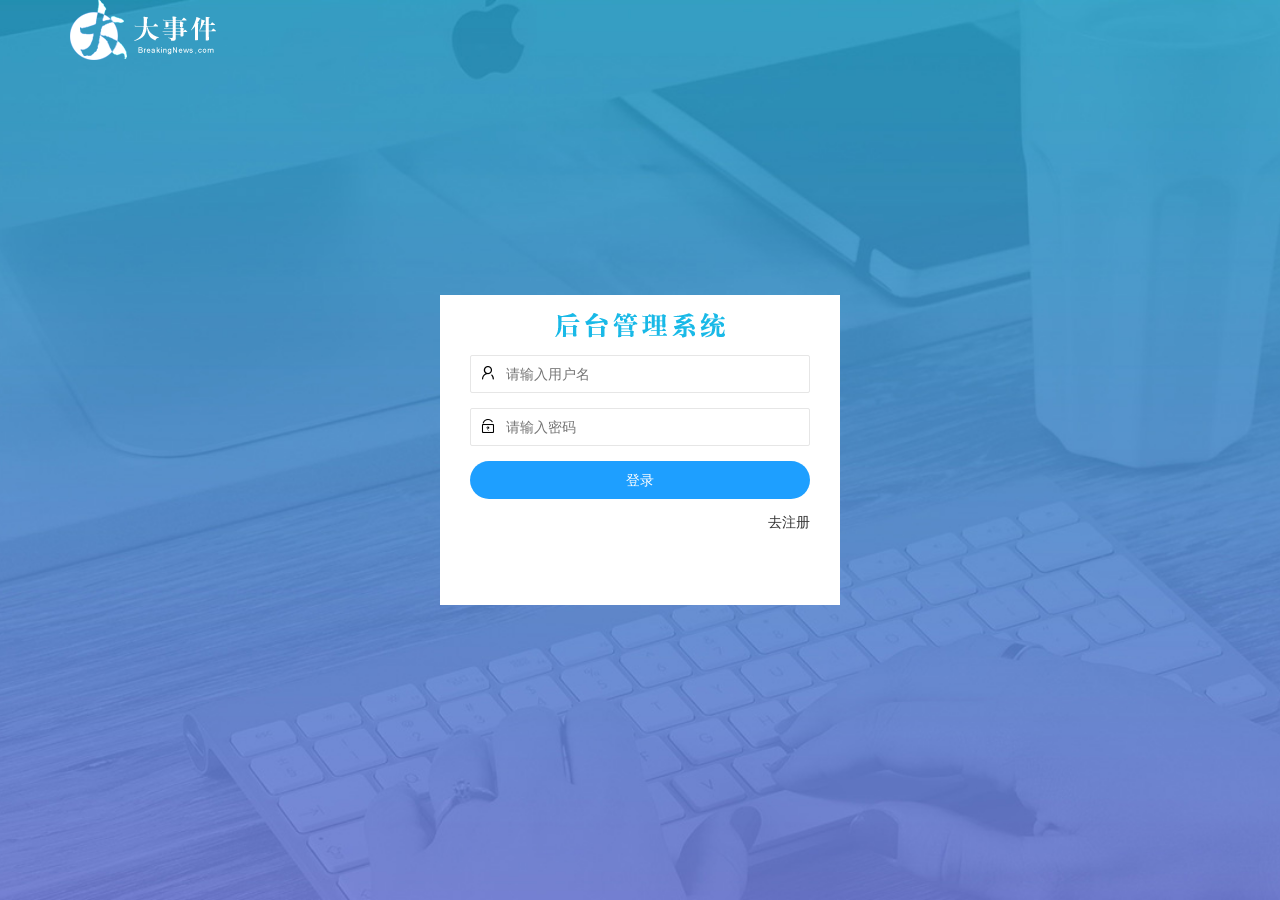
<file: day1/assets/login.html>
<!DOCTYPE html>
<html lang="en">

<head>
    <meta charset="UTF-8">
    <meta name="viewport" content="width=device-width, initial-scale=1.0">
    <title>Document</title>
    <link rel="stylesheet" href="lib/layui/css/layui.css">
    <link rel="stylesheet" href="css/login.css">
</head>

<body>
    <!-- 版心 -->
    <div class="layui-main">
        <img src="/day1/assets/images/logo.png" alt="">
    </div>
    <!-- 登录模块 -->
    <div class="loginAndRegBox">
        <div class="title-img"></div>
        <div class="login-box">
            <form class="layui-form" action="" id="form_login">
                <div class="layui-form-item dingwei">
                    <i class="layui-icon layui-icon-username"></i>
                    <input type="text" name="username" required lay-verify="required" placeholder="请输入用户名" autocomplete="off" class="layui-input">
                </div>
                <div class="layui-form-item dingwei">
                    <i class="layui-icon layui-icon-password"></i>
                    <input type="password" name="password" required lay-verify="required|pwd" placeholder="请输入密码" autocomplete="off" class="layui-input">
                </div>

                <div class="layui-form-item">
                    <button class="layui-btn layui-btn-fluid layui-btn-radius layui-btn-normal" lay-submit lay-filter=" formDemo ">登录</button>
                </div>
                <div class="layui-form-item links">
                    <a href="javascript:;" id="link_reg">去注册</a>
                </div>
            </form>
        </div>
        <div class="reg-box">
            <form class="layui-form" action="" id="form_reg">
                <div class="layui-form-item dingwei">
                    <i class="layui-icon layui-icon-username"></i>
                    <input type="text" name="username" required lay-verify="required" placeholder="请输入用户名" autocomplete="off" class="layui-input">
                </div>
                <div class="layui-form-item dingwei">
                    <i class="layui-icon layui-icon-password"></i>
                    <input type="password" name="password" required lay-verify="required|pwd" placeholder="请输入密码" autocomplete="off" class="layui-input">

                </div>
                <div class="layui-form-item dingwei">
                    <i class="layui-icon layui-icon-password"></i>
                    <input type="password" name="title" required lay-verify="required|pwd|repwd" placeholder="请再次输入密码" autocomplete="off" class="layui-input">
                </div>
                <div class="layui-form-item">
                    <button class="layui-btn layui-btn-fluid layui-btn-radius layui-btn-normal" lay-submit lay-filter=" formDemo ">注册</button>
                </div>
                <div class="layui-form-item links">
                    <a href="javascript:;" id="link_login">去登录</a>
                </div>
            </form>
        </div>
    </div>
    <script src="lib/layui/layui.all.js"></script>
    <script src="lib/jquery.js "></script>
    <script src="js/baseAPI.js"></script>
    <script src="js/login.js "></script>
</body>

</html>
</file>
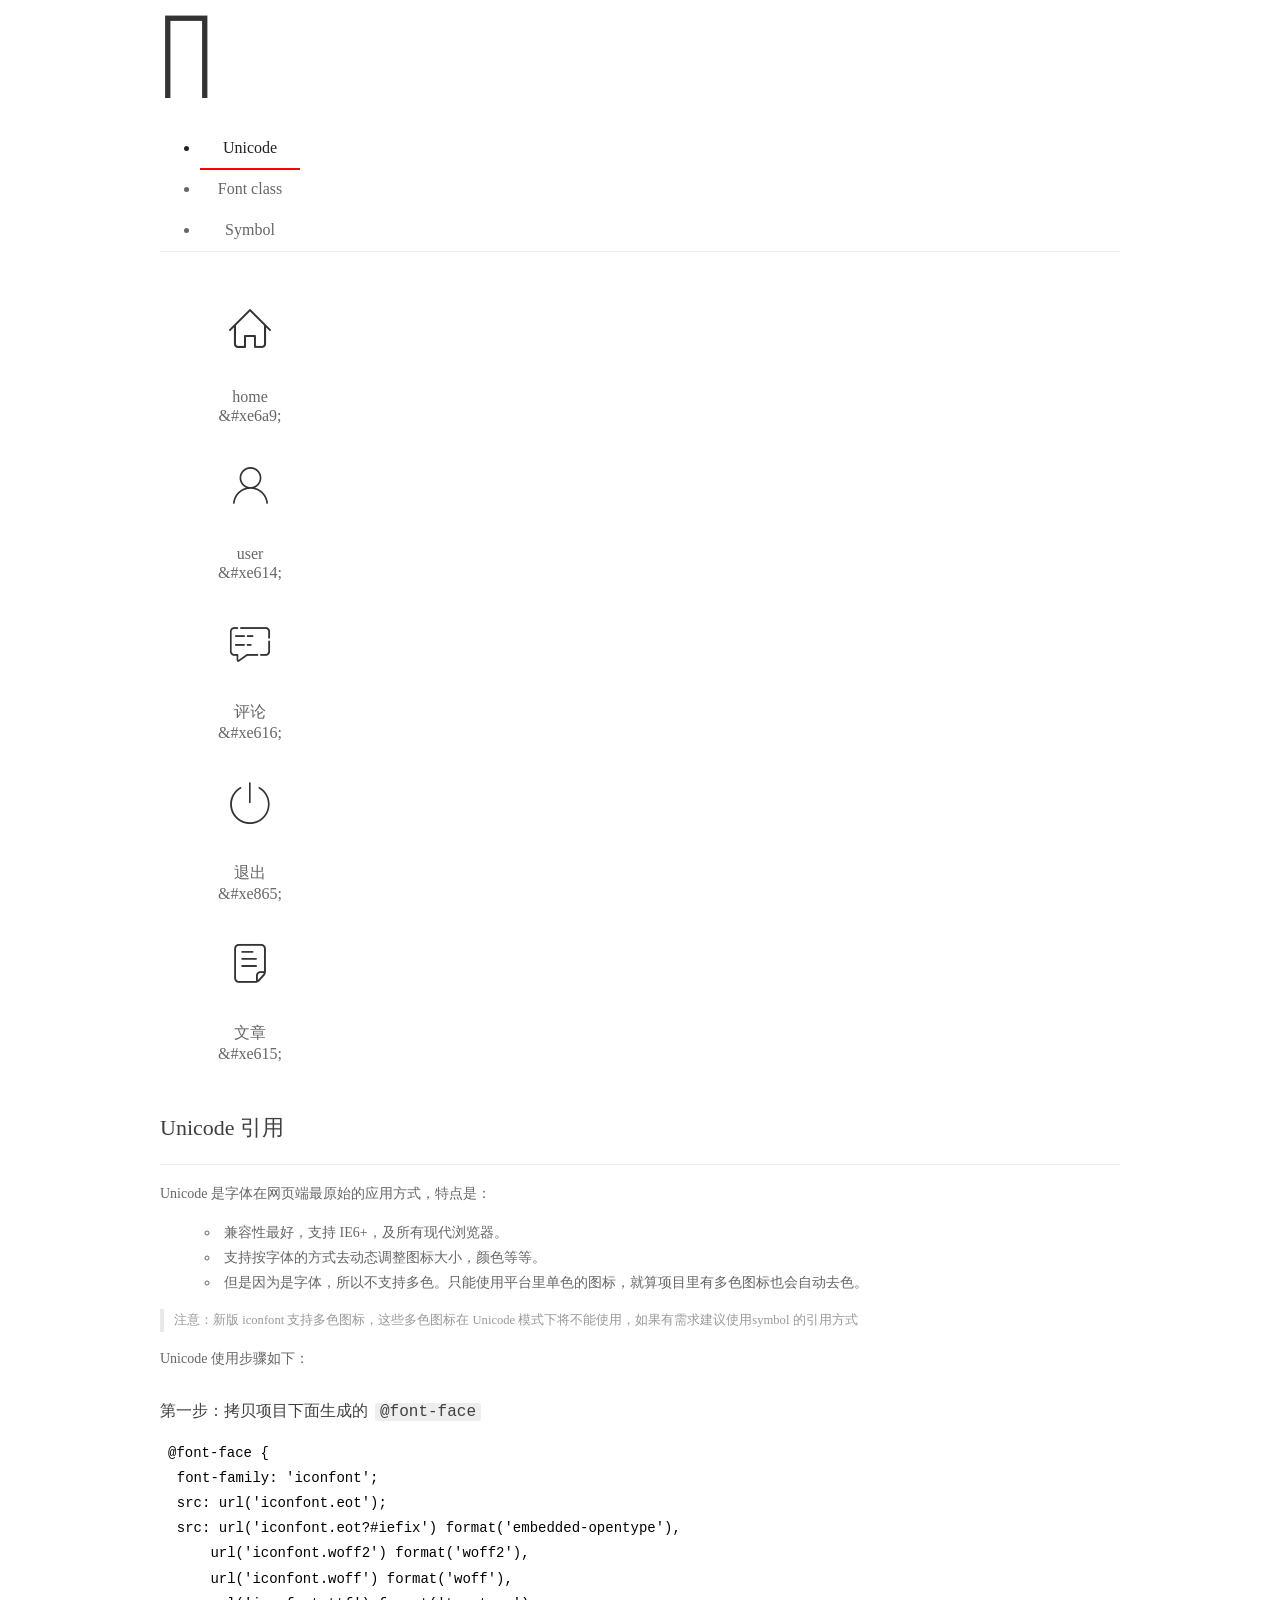
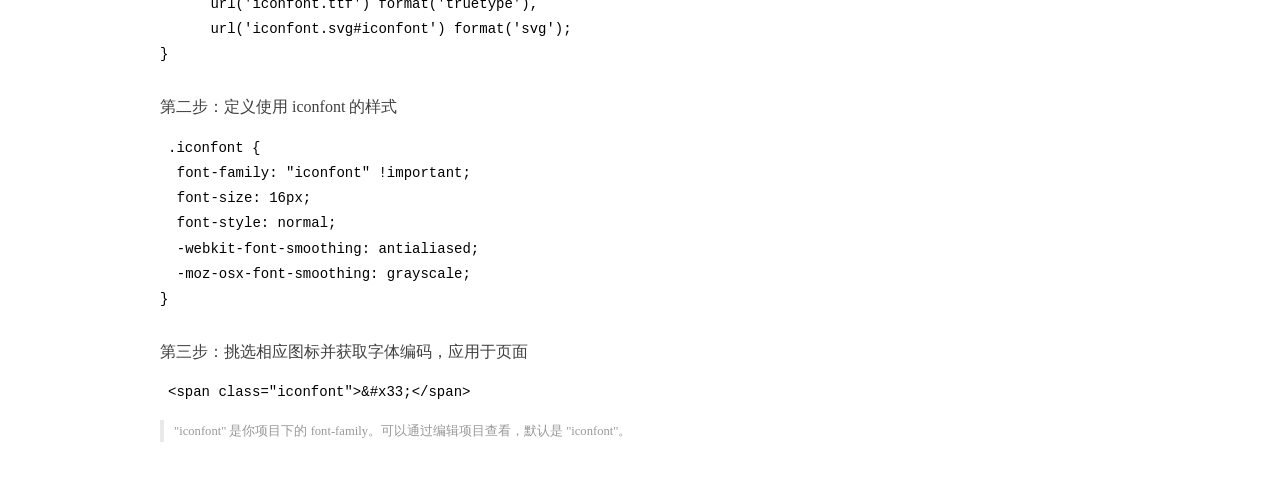
<file: day1/assets/fonts/demo_index.html>
<!DOCTYPE html>
<html>
<head>
  <meta charset="utf-8"/>
  <title>IconFont Demo</title>
  <link rel="shortcut icon" href="https://gtms04.alicdn.com/tps/i4/TB1_oz6GVXXXXaFXpXXJDFnIXXX-64-64.ico" type="image/x-icon"/>
  <link rel="stylesheet" href="https://g.alicdn.com/thx/cube/1.3.2/cube.min.css">
  <link rel="stylesheet" href="demo.css">
  <link rel="stylesheet" href="iconfont.css">
  <script src="iconfont.js"></script>
  <!-- jQuery -->
  <script src="https://a1.alicdn.com/oss/uploads/2018/12/26/7bfddb60-08e8-11e9-9b04-53e73bb6408b.js"></script>
  <!-- 代码高亮 -->
  <script src="https://a1.alicdn.com/oss/uploads/2018/12/26/a3f714d0-08e6-11e9-8a15-ebf944d7534c.js"></script>
</head>
<body>
  <div class="main">
    <h1 class="logo"><a href="https://www.iconfont.cn/" title="iconfont 首页" target="_blank">&#xe86b;</a></h1>
    <div class="nav-tabs">
      <ul id="tabs" class="dib-box">
        <li class="dib active"><span>Unicode</span></li>
        <li class="dib"><span>Font class</span></li>
        <li class="dib"><span>Symbol</span></li>
      </ul>
      
    </div>
    <div class="tab-container">
      <div class="content unicode" style="display: block;">
          <ul class="icon_lists dib-box">
          
            <li class="dib">
              <span class="icon iconfont">&#xe6a9;</span>
                <div class="name">home</div>
                <div class="code-name">&amp;#xe6a9;</div>
              </li>
          
            <li class="dib">
              <span class="icon iconfont">&#xe614;</span>
                <div class="name">user</div>
                <div class="code-name">&amp;#xe614;</div>
              </li>
          
            <li class="dib">
              <span class="icon iconfont">&#xe616;</span>
                <div class="name">评论</div>
                <div class="code-name">&amp;#xe616;</div>
              </li>
          
            <li class="dib">
              <span class="icon iconfont">&#xe865;</span>
                <div class="name">退出</div>
                <div class="code-name">&amp;#xe865;</div>
              </li>
          
            <li class="dib">
              <span class="icon iconfont">&#xe615;</span>
                <div class="name">文章</div>
                <div class="code-name">&amp;#xe615;</div>
              </li>
          
          </ul>
          <div class="article markdown">
          <h2 id="unicode-">Unicode 引用</h2>
          <hr>

          <p>Unicode 是字体在网页端最原始的应用方式，特点是：</p>
          <ul>
            <li>兼容性最好，支持 IE6+，及所有现代浏览器。</li>
            <li>支持按字体的方式去动态调整图标大小，颜色等等。</li>
            <li>但是因为是字体，所以不支持多色。只能使用平台里单色的图标，就算项目里有多色图标也会自动去色。</li>
          </ul>
          <blockquote>
            <p>注意：新版 iconfont 支持多色图标，这些多色图标在 Unicode 模式下将不能使用，如果有需求建议使用symbol 的引用方式</p>
          </blockquote>
          <p>Unicode 使用步骤如下：</p>
          <h3 id="-font-face">第一步：拷贝项目下面生成的 <code>@font-face</code></h3>
<pre><code class="language-css"
>@font-face {
  font-family: 'iconfont';
  src: url('iconfont.eot');
  src: url('iconfont.eot?#iefix') format('embedded-opentype'),
      url('iconfont.woff2') format('woff2'),
      url('iconfont.woff') format('woff'),
      url('iconfont.ttf') format('truetype'),
      url('iconfont.svg#iconfont') format('svg');
}
</code></pre>
          <h3 id="-iconfont-">第二步：定义使用 iconfont 的样式</h3>
<pre><code class="language-css"
>.iconfont {
  font-family: "iconfont" !important;
  font-size: 16px;
  font-style: normal;
  -webkit-font-smoothing: antialiased;
  -moz-osx-font-smoothing: grayscale;
}
</code></pre>
          <h3 id="-">第三步：挑选相应图标并获取字体编码，应用于页面</h3>
<pre>
<code class="language-html"
>&lt;span class="iconfont"&gt;&amp;#x33;&lt;/span&gt;
</code></pre>
          <blockquote>
            <p>"iconfont" 是你项目下的 font-family。可以通过编辑项目查看，默认是 "iconfont"。</p>
          </blockquote>
          </div>
      </div>
      <div class="content font-class">
        <ul class="icon_lists dib-box">
          
          <li class="dib">
            <span class="icon iconfont icon-home"></span>
            <div class="name">
              home
            </div>
            <div class="code-name">.icon-home
            </div>
          </li>
          
          <li class="dib">
            <span class="icon iconfont icon-user"></span>
            <div class="name">
              user
            </div>
            <div class="code-name">.icon-user
            </div>
          </li>
          
          <li class="dib">
            <span class="icon iconfont icon-pinglun"></span>
            <div class="name">
              评论
            </div>
            <div class="code-name">.icon-pinglun
            </div>
          </li>
          
          <li class="dib">
            <span class="icon iconfont icon-tuichu"></span>
            <div class="name">
              退出
            </div>
            <div class="code-name">.icon-tuichu
            </div>
          </li>
          
          <li class="dib">
            <span class="icon iconfont icon-16"></span>
            <div class="name">
              文章
            </div>
            <div class="code-name">.icon-16
            </div>
          </li>
          
        </ul>
        <div class="article markdown">
        <h2 id="font-class-">font-class 引用</h2>
        <hr>

        <p>font-class 是 Unicode 使用方式的一种变种，主要是解决 Unicode 书写不直观，语意不明确的问题。</p>
        <p>与 Unicode 使用方式相比，具有如下特点：</p>
        <ul>
          <li>兼容性良好，支持 IE8+，及所有现代浏览器。</li>
          <li>相比于 Unicode 语意明确，书写更直观。可以很容易分辨这个 icon 是什么。</li>
          <li>因为使用 class 来定义图标，所以当要替换图标时，只需要修改 class 里面的 Unicode 引用。</li>
          <li>不过因为本质上还是使用的字体，所以多色图标还是不支持的。</li>
        </ul>
        <p>使用步骤如下：</p>
        <h3 id="-fontclass-">第一步：引入项目下面生成的 fontclass 代码：</h3>
<pre><code class="language-html">&lt;link rel="stylesheet" href="./iconfont.css"&gt;
</code></pre>
        <h3 id="-">第二步：挑选相应图标并获取类名，应用于页面：</h3>
<pre><code class="language-html">&lt;span class="iconfont icon-xxx"&gt;&lt;/span&gt;
</code></pre>
        <blockquote>
          <p>"
            iconfont" 是你项目下的 font-family。可以通过编辑项目查看，默认是 "iconfont"。</p>
        </blockquote>
      </div>
      </div>
      <div class="content symbol">
          <ul class="icon_lists dib-box">
          
            <li class="dib">
                <svg class="icon svg-icon" aria-hidden="true">
                  <use xlink:href="#icon-home"></use>
                </svg>
                <div class="name">home</div>
                <div class="code-name">#icon-home</div>
            </li>
          
            <li class="dib">
                <svg class="icon svg-icon" aria-hidden="true">
                  <use xlink:href="#icon-user"></use>
                </svg>
                <div class="name">user</div>
                <div class="code-name">#icon-user</div>
            </li>
          
            <li class="dib">
                <svg class="icon svg-icon" aria-hidden="true">
                  <use xlink:href="#icon-pinglun"></use>
                </svg>
                <div class="name">评论</div>
                <div class="code-name">#icon-pinglun</div>
            </li>
          
            <li class="dib">
                <svg class="icon svg-icon" aria-hidden="true">
                  <use xlink:href="#icon-tuichu"></use>
                </svg>
                <div class="name">退出</div>
                <div class="code-name">#icon-tuichu</div>
            </li>
          
            <li class="dib">
                <svg class="icon svg-icon" aria-hidden="true">
                  <use xlink:href="#icon-16"></use>
                </svg>
                <div class="name">文章</div>
                <div class="code-name">#icon-16</div>
            </li>
          
          </ul>
          <div class="article markdown">
          <h2 id="symbol-">Symbol 引用</h2>
          <hr>

          <p>这是一种全新的使用方式，应该说这才是未来的主流，也是平台目前推荐的用法。相关介绍可以参考这篇<a href="">文章</a>
            这种用法其实是做了一个 SVG 的集合，与另外两种相比具有如下特点：</p>
          <ul>
            <li>支持多色图标了，不再受单色限制。</li>
            <li>通过一些技巧，支持像字体那样，通过 <code>font-size</code>, <code>color</code> 来调整样式。</li>
            <li>兼容性较差，支持 IE9+，及现代浏览器。</li>
            <li>浏览器渲染 SVG 的性能一般，还不如 png。</li>
          </ul>
          <p>使用步骤如下：</p>
          <h3 id="-symbol-">第一步：引入项目下面生成的 symbol 代码：</h3>
<pre><code class="language-html">&lt;script src="./iconfont.js"&gt;&lt;/script&gt;
</code></pre>
          <h3 id="-css-">第二步：加入通用 CSS 代码（引入一次就行）：</h3>
<pre><code class="language-html">&lt;style&gt;
.icon {
  width: 1em;
  height: 1em;
  vertical-align: -0.15em;
  fill: currentColor;
  overflow: hidden;
}
&lt;/style&gt;
</code></pre>
          <h3 id="-">第三步：挑选相应图标并获取类名，应用于页面：</h3>
<pre><code class="language-html">&lt;svg class="icon" aria-hidden="true"&gt;
  &lt;use xlink:href="#icon-xxx"&gt;&lt;/use&gt;
&lt;/svg&gt;
</code></pre>
          </div>
      </div>

    </div>
  </div>
  <script>
  $(document).ready(function () {
      $('.tab-container .content:first').show()

      $('#tabs li').click(function (e) {
        var tabContent = $('.tab-container .content')
        var index = $(this).index()

        if ($(this).hasClass('active')) {
          return
        } else {
          $('#tabs li').removeClass('active')
          $(this).addClass('active')

          tabContent.hide().eq(index).fadeIn()
        }
      })
    })
  </script>
</body>
</html>
</file>
<file: day1/assets/lib/layui/css/layui.css>
/** layui-v2.5.5 MIT License By https://www.layui.com */
 .layui-inline,img{display:inline-block;vertical-align:middle}h1,h2,h3,h4,h5,h6{font-weight:400}.layui-edge,.layui-header,.layui-inline,.layui-main{position:relative}.layui-body,.layui-edge,.layui-elip{overflow:hidden}.layui-btn,.layui-edge,.layui-inline,img{vertical-align:middle}.layui-btn,.layui-disabled,.layui-icon,.layui-unselect{-moz-user-select:none;-webkit-user-select:none;-ms-user-select:none}.layui-elip,.layui-form-checkbox span,.layui-form-pane .layui-form-label{text-overflow:ellipsis;white-space:nowrap}.layui-breadcrumb,.layui-tree-btnGroup{visibility:hidden}blockquote,body,button,dd,div,dl,dt,form,h1,h2,h3,h4,h5,h6,input,li,ol,p,pre,td,textarea,th,ul{margin:0;padding:0;-webkit-tap-highlight-color:rgba(0,0,0,0)}a:active,a:hover{outline:0}img{border:none}li{list-style:none}table{border-collapse:collapse;border-spacing:0}h4,h5,h6{font-size:100%}button,input,optgroup,option,select,textarea{font-family:inherit;font-size:inherit;font-style:inherit;font-weight:inherit;outline:0}pre{white-space:pre-wrap;white-space:-moz-pre-wrap;white-space:-pre-wrap;white-space:-o-pre-wrap;word-wrap:break-word}body{line-height:24px;font:14px Helvetica Neue,Helvetica,PingFang SC,Tahoma,Arial,sans-serif}hr{height:1px;margin:10px 0;border:0;clear:both}a{color:#333;text-decoration:none}a:hover{color:#777}a cite{font-style:normal;*cursor:pointer}.layui-border-box,.layui-border-box *{box-sizing:border-box}.layui-box,.layui-box *{box-sizing:content-box}.layui-clear{clear:both;*zoom:1}.layui-clear:after{content:'\20';clear:both;*zoom:1;display:block;height:0}.layui-inline{*display:inline;*zoom:1}.layui-edge{display:inline-block;width:0;height:0;border-width:6px;border-style:dashed;border-color:transparent}.layui-edge-top{top:-4px;border-bottom-color:#999;border-bottom-style:solid}.layui-edge-right{border-left-color:#999;border-left-style:solid}.layui-edge-bottom{top:2px;border-top-color:#999;border-top-style:solid}.layui-edge-left{border-right-color:#999;border-right-style:solid}.layui-disabled,.layui-disabled:hover{color:#d2d2d2!important;cursor:not-allowed!important}.layui-circle{border-radius:100%}.layui-show{display:block!important}.layui-hide{display:none!important}@font-face{font-family:layui-icon;src:url(../font/iconfont.eot?v=250);src:url(../font/iconfont.eot?v=250#iefix) format('embedded-opentype'),url(../font/iconfont.woff2?v=250) format('woff2'),url(../font/iconfont.woff?v=250) format('woff'),url(../font/iconfont.ttf?v=250) format('truetype'),url(../font/iconfont.svg?v=250#layui-icon) format('svg')}.layui-icon{font-family:layui-icon!important;font-size:16px;font-style:normal;-webkit-font-smoothing:antialiased;-moz-osx-font-smoothing:grayscale}.layui-icon-reply-fill:before{content:"\e611"}.layui-icon-set-fill:before{content:"\e614"}.layui-icon-menu-fill:before{content:"\e60f"}.layui-icon-search:before{content:"\e615"}.layui-icon-share:before{content:"\e641"}.layui-icon-set-sm:before{content:"\e620"}.layui-icon-engine:before{content:"\e628"}.layui-icon-close:before{content:"\1006"}.layui-icon-close-fill:before{content:"\1007"}.layui-icon-chart-screen:before{content:"\e629"}.layui-icon-star:before{content:"\e600"}.layui-icon-circle-dot:before{content:"\e617"}.layui-icon-chat:before{content:"\e606"}.layui-icon-release:before{content:"\e609"}.layui-icon-list:before{content:"\e60a"}.layui-icon-chart:before{content:"\e62c"}.layui-icon-ok-circle:before{content:"\1005"}.layui-icon-layim-theme:before{content:"\e61b"}.layui-icon-table:before{content:"\e62d"}.layui-icon-right:before{content:"\e602"}.layui-icon-left:before{content:"\e603"}.layui-icon-cart-simple:before{content:"\e698"}.layui-icon-face-cry:before{content:"\e69c"}.layui-icon-face-smile:before{content:"\e6af"}.layui-icon-survey:before{content:"\e6b2"}.layui-icon-tree:before{content:"\e62e"}.layui-icon-upload-circle:before{content:"\e62f"}.layui-icon-add-circle:before{content:"\e61f"}.layui-icon-download-circle:before{content:"\e601"}.layui-icon-templeate-1:before{content:"\e630"}.layui-icon-util:before{content:"\e631"}.layui-icon-face-surprised:before{content:"\e664"}.layui-icon-edit:before{content:"\e642"}.layui-icon-speaker:before{content:"\e645"}.layui-icon-down:before{content:"\e61a"}.layui-icon-file:before{content:"\e621"}.layui-icon-layouts:before{content:"\e632"}.layui-icon-rate-half:before{content:"\e6c9"}.layui-icon-add-circle-fine:before{content:"\e608"}.layui-icon-prev-circle:before{content:"\e633"}.layui-icon-read:before{content:"\e705"}.layui-icon-404:before{content:"\e61c"}.layui-icon-carousel:before{content:"\e634"}.layui-icon-help:before{content:"\e607"}.layui-icon-code-circle:before{content:"\e635"}.layui-icon-water:before{content:"\e636"}.layui-icon-username:before{content:"\e66f"}.layui-icon-find-fill:before{content:"\e670"}.layui-icon-about:before{content:"\e60b"}.layui-icon-location:before{content:"\e715"}.layui-icon-up:before{content:"\e619"}.layui-icon-pause:before{content:"\e651"}.layui-icon-date:before{content:"\e637"}.layui-icon-layim-uploadfile:before{content:"\e61d"}.layui-icon-delete:before{content:"\e640"}.layui-icon-play:before{content:"\e652"}.layui-icon-top:before{content:"\e604"}.layui-icon-friends:before{content:"\e612"}.layui-icon-refresh-3:before{content:"\e9aa"}.layui-icon-ok:before{content:"\e605"}.layui-icon-layer:before{content:"\e638"}.layui-icon-face-smile-fine:before{content:"\e60c"}.layui-icon-dollar:before{content:"\e659"}.layui-icon-group:before{content:"\e613"}.layui-icon-layim-download:before{content:"\e61e"}.layui-icon-picture-fine:before{content:"\e60d"}.layui-icon-link:before{content:"\e64c"}.layui-icon-diamond:before{content:"\e735"}.layui-icon-log:before{content:"\e60e"}.layui-icon-rate-solid:before{content:"\e67a"}.layui-icon-fonts-del:before{content:"\e64f"}.layui-icon-unlink:before{content:"\e64d"}.layui-icon-fonts-clear:before{content:"\e639"}.layui-icon-triangle-r:before{content:"\e623"}.layui-icon-circle:before{content:"\e63f"}.layui-icon-radio:before{content:"\e643"}.layui-icon-align-center:before{content:"\e647"}.layui-icon-align-right:before{content:"\e648"}.layui-icon-align-left:before{content:"\e649"}.layui-icon-loading-1:before{content:"\e63e"}.layui-icon-return:before{content:"\e65c"}.layui-icon-fonts-strong:before{content:"\e62b"}.layui-icon-upload:before{content:"\e67c"}.layui-icon-dialogue:before{content:"\e63a"}.layui-icon-video:before{content:"\e6ed"}.layui-icon-headset:before{content:"\e6fc"}.layui-icon-cellphone-fine:before{content:"\e63b"}.layui-icon-add-1:before{content:"\e654"}.layui-icon-face-smile-b:before{content:"\e650"}.layui-icon-fonts-html:before{content:"\e64b"}.layui-icon-form:before{content:"\e63c"}.layui-icon-cart:before{content:"\e657"}.layui-icon-camera-fill:before{content:"\e65d"}.layui-icon-tabs:before{content:"\e62a"}.layui-icon-fonts-code:before{content:"\e64e"}.layui-icon-fire:before{content:"\e756"}.layui-icon-set:before{content:"\e716"}.layui-icon-fonts-u:before{content:"\e646"}.layui-icon-triangle-d:before{content:"\e625"}.layui-icon-tips:before{content:"\e702"}.layui-icon-picture:before{content:"\e64a"}.layui-icon-more-vertical:before{content:"\e671"}.layui-icon-flag:before{content:"\e66c"}.layui-icon-loading:before{content:"\e63d"}.layui-icon-fonts-i:before{content:"\e644"}.layui-icon-refresh-1:before{content:"\e666"}.layui-icon-rmb:before{content:"\e65e"}.layui-icon-home:before{content:"\e68e"}.layui-icon-user:before{content:"\e770"}.layui-icon-notice:before{content:"\e667"}.layui-icon-login-weibo:before{content:"\e675"}.layui-icon-voice:before{content:"\e688"}.layui-icon-upload-drag:before{content:"\e681"}.layui-icon-login-qq:before{content:"\e676"}.layui-icon-snowflake:before{content:"\e6b1"}.layui-icon-file-b:before{content:"\e655"}.layui-icon-template:before{content:"\e663"}.layui-icon-auz:before{content:"\e672"}.layui-icon-console:before{content:"\e665"}.layui-icon-app:before{content:"\e653"}.layui-icon-prev:before{content:"\e65a"}.layui-icon-website:before{content:"\e7ae"}.layui-icon-next:before{content:"\e65b"}.layui-icon-component:before{content:"\e857"}.layui-icon-more:before{content:"\e65f"}.layui-icon-login-wechat:before{content:"\e677"}.layui-icon-shrink-right:before{content:"\e668"}.layui-icon-spread-left:before{content:"\e66b"}.layui-icon-camera:before{content:"\e660"}.layui-icon-note:before{content:"\e66e"}.layui-icon-refresh:before{content:"\e669"}.layui-icon-female:before{content:"\e661"}.layui-icon-male:before{content:"\e662"}.layui-icon-password:before{content:"\e673"}.layui-icon-senior:before{content:"\e674"}.layui-icon-theme:before{content:"\e66a"}.layui-icon-tread:before{content:"\e6c5"}.layui-icon-praise:before{content:"\e6c6"}.layui-icon-star-fill:before{content:"\e658"}.layui-icon-rate:before{content:"\e67b"}.layui-icon-template-1:before{content:"\e656"}.layui-icon-vercode:before{content:"\e679"}.layui-icon-cellphone:before{content:"\e678"}.layui-icon-screen-full:before{content:"\e622"}.layui-icon-screen-restore:before{content:"\e758"}.layui-icon-cols:before{content:"\e610"}.layui-icon-export:before{content:"\e67d"}.layui-icon-print:before{content:"\e66d"}.layui-icon-slider:before{content:"\e714"}.layui-icon-addition:before{content:"\e624"}.layui-icon-subtraction:before{content:"\e67e"}.layui-icon-service:before{content:"\e626"}.layui-icon-transfer:before{content:"\e691"}.layui-main{width:1140px;margin:0 auto}.layui-header{z-index:1000;height:60px}.layui-header a:hover{transition:all .5s;-webkit-transition:all .5s}.layui-side{position:fixed;left:0;top:0;bottom:0;z-index:999;width:200px;overflow-x:hidden}.layui-side-scroll{position:relative;width:220px;height:100%;overflow-x:hidden}.layui-body{position:absolute;left:200px;right:0;top:0;bottom:0;z-index:998;width:auto;overflow-y:auto;box-sizing:border-box}.layui-layout-body{overflow:hidden}.layui-layout-admin .layui-header{background-color:#23262E}.layui-layout-admin .layui-side{top:60px;width:200px;overflow-x:hidden}.layui-layout-admin .layui-body{position:fixed;top:60px;bottom:44px}.layui-layout-admin .layui-main{width:auto;margin:0 15px}.layui-layout-admin .layui-footer{position:fixed;left:200px;right:0;bottom:0;height:44px;line-height:44px;padding:0 15px;background-color:#eee}.layui-layout-admin .layui-logo{position:absolute;left:0;top:0;width:200px;height:100%;line-height:60px;text-align:center;color:#009688;font-size:16px}.layui-layout-admin .layui-header .layui-nav{background:0 0}.layui-layout-left{position:absolute!important;left:200px;top:0}.layui-layout-right{position:absolute!important;right:0;top:0}.layui-container{position:relative;margin:0 auto;padding:0 15px;box-sizing:border-box}.layui-fluid{position:relative;margin:0 auto;padding:0 15px}.layui-row:after,.layui-row:before{content:'';display:block;clear:both}.layui-col-lg1,.layui-col-lg10,.layui-col-lg11,.layui-col-lg12,.layui-col-lg2,.layui-col-lg3,.layui-col-lg4,.layui-col-lg5,.layui-col-lg6,.layui-col-lg7,.layui-col-lg8,.layui-col-lg9,.layui-col-md1,.layui-col-md10,.layui-col-md11,.layui-col-md12,.layui-col-md2,.layui-col-md3,.layui-col-md4,.layui-col-md5,.layui-col-md6,.layui-col-md7,.layui-col-md8,.layui-col-md9,.layui-col-sm1,.layui-col-sm10,.layui-col-sm11,.layui-col-sm12,.layui-col-sm2,.layui-col-sm3,.layui-col-sm4,.layui-col-sm5,.layui-col-sm6,.layui-col-sm7,.layui-col-sm8,.layui-col-sm9,.layui-col-xs1,.layui-col-xs10,.layui-col-xs11,.layui-col-xs12,.layui-col-xs2,.layui-col-xs3,.layui-col-xs4,.layui-col-xs5,.layui-col-xs6,.layui-col-xs7,.layui-col-xs8,.layui-col-xs9{position:relative;display:block;box-sizing:border-box}.layui-col-xs1,.layui-col-xs10,.layui-col-xs11,.layui-col-xs12,.layui-col-xs2,.layui-col-xs3,.layui-col-xs4,.layui-col-xs5,.layui-col-xs6,.layui-col-xs7,.layui-col-xs8,.layui-col-xs9{float:left}.layui-col-xs1{width:8.33333333%}.layui-col-xs2{width:16.66666667%}.layui-col-xs3{width:25%}.layui-col-xs4{width:33.33333333%}.layui-col-xs5{width:41.66666667%}.layui-col-xs6{width:50%}.layui-col-xs7{width:58.33333333%}.layui-col-xs8{width:66.66666667%}.layui-col-xs9{width:75%}.layui-col-xs10{width:83.33333333%}.layui-col-xs11{width:91.66666667%}.layui-col-xs12{width:100%}.layui-col-xs-offset1{margin-left:8.33333333%}.layui-col-xs-offset2{margin-left:16.66666667%}.layui-col-xs-offset3{margin-left:25%}.layui-col-xs-offset4{margin-left:33.33333333%}.layui-col-xs-offset5{margin-left:41.66666667%}.layui-col-xs-offset6{margin-left:50%}.layui-col-xs-offset7{margin-left:58.33333333%}.layui-col-xs-offset8{margin-left:66.66666667%}.layui-col-xs-offset9{margin-left:75%}.layui-col-xs-offset10{margin-left:83.33333333%}.layui-col-xs-offset11{margin-left:91.66666667%}.layui-col-xs-offset12{margin-left:100%}@media screen and (max-width:768px){.layui-hide-xs{display:none!important}.layui-show-xs-block{display:block!important}.layui-show-xs-inline{display:inline!important}.layui-show-xs-inline-block{display:inline-block!important}}@media screen and (min-width:768px){.layui-container{width:750px}.layui-hide-sm{display:none!important}.layui-show-sm-block{display:block!important}.layui-show-sm-inline{display:inline!important}.layui-show-sm-inline-block{display:inline-block!important}.layui-col-sm1,.layui-col-sm10,.layui-col-sm11,.layui-col-sm12,.layui-col-sm2,.layui-col-sm3,.layui-col-sm4,.layui-col-sm5,.layui-col-sm6,.layui-col-sm7,.layui-col-sm8,.layui-col-sm9{float:left}.layui-col-sm1{width:8.33333333%}.layui-col-sm2{width:16.66666667%}.layui-col-sm3{width:25%}.layui-col-sm4{width:33.33333333%}.layui-col-sm5{width:41.66666667%}.layui-col-sm6{width:50%}.layui-col-sm7{width:58.33333333%}.layui-col-sm8{width:66.66666667%}.layui-col-sm9{width:75%}.layui-col-sm10{width:83.33333333%}.layui-col-sm11{width:91.66666667%}.layui-col-sm12{width:100%}.layui-col-sm-offset1{margin-left:8.33333333%}.layui-col-sm-offset2{margin-left:16.66666667%}.layui-col-sm-offset3{margin-left:25%}.layui-col-sm-offset4{margin-left:33.33333333%}.layui-col-sm-offset5{margin-left:41.66666667%}.layui-col-sm-offset6{margin-left:50%}.layui-col-sm-offset7{margin-left:58.33333333%}.layui-col-sm-offset8{margin-left:66.66666667%}.layui-col-sm-offset9{margin-left:75%}.layui-col-sm-offset10{margin-left:83.33333333%}.layui-col-sm-offset11{margin-left:91.66666667%}.layui-col-sm-offset12{margin-left:100%}}@media screen and (min-width:992px){.layui-container{width:970px}.layui-hide-md{display:none!important}.layui-show-md-block{display:block!important}.layui-show-md-inline{display:inline!important}.layui-show-md-inline-block{display:inline-block!important}.layui-col-md1,.layui-col-md10,.layui-col-md11,.layui-col-md12,.layui-col-md2,.layui-col-md3,.layui-col-md4,.layui-col-md5,.layui-col-md6,.layui-col-md7,.layui-col-md8,.layui-col-md9{float:left}.layui-col-md1{width:8.33333333%}.layui-col-md2{width:16.66666667%}.layui-col-md3{width:25%}.layui-col-md4{width:33.33333333%}.layui-col-md5{width:41.66666667%}.layui-col-md6{width:50%}.layui-col-md7{width:58.33333333%}.layui-col-md8{width:66.66666667%}.layui-col-md9{width:75%}.layui-col-md10{width:83.33333333%}.layui-col-md11{width:91.66666667%}.layui-col-md12{width:100%}.layui-col-md-offset1{margin-left:8.33333333%}.layui-col-md-offset2{margin-left:16.66666667%}.layui-col-md-offset3{margin-left:25%}.layui-col-md-offset4{margin-left:33.33333333%}.layui-col-md-offset5{margin-left:41.66666667%}.layui-col-md-offset6{margin-left:50%}.layui-col-md-offset7{margin-left:58.33333333%}.layui-col-md-offset8{margin-left:66.66666667%}.layui-col-md-offset9{margin-left:75%}.layui-col-md-offset10{margin-left:83.33333333%}.layui-col-md-offset11{margin-left:91.66666667%}.layui-col-md-offset12{margin-left:100%}}@media screen and (min-width:1200px){.layui-container{width:1170px}.layui-hide-lg{display:none!important}.layui-show-lg-block{display:block!important}.layui-show-lg-inline{display:inline!important}.layui-show-lg-inline-block{display:inline-block!important}.layui-col-lg1,.layui-col-lg10,.layui-col-lg11,.layui-col-lg12,.layui-col-lg2,.layui-col-lg3,.layui-col-lg4,.layui-col-lg5,.layui-col-lg6,.layui-col-lg7,.layui-col-lg8,.layui-col-lg9{float:left}.layui-col-lg1{width:8.33333333%}.layui-col-lg2{width:16.66666667%}.layui-col-lg3{width:25%}.layui-col-lg4{width:33.33333333%}.layui-col-lg5{width:41.66666667%}.layui-col-lg6{width:50%}.layui-col-lg7{width:58.33333333%}.layui-col-lg8{width:66.66666667%}.layui-col-lg9{width:75%}.layui-col-lg10{width:83.33333333%}.layui-col-lg11{width:91.66666667%}.layui-col-lg12{width:100%}.layui-col-lg-offset1{margin-left:8.33333333%}.layui-col-lg-offset2{margin-left:16.66666667%}.layui-col-lg-offset3{margin-left:25%}.layui-col-lg-offset4{margin-left:33.33333333%}.layui-col-lg-offset5{margin-left:41.66666667%}.layui-col-lg-offset6{margin-left:50%}.layui-col-lg-offset7{margin-left:58.33333333%}.layui-col-lg-offset8{margin-left:66.66666667%}.layui-col-lg-offset9{margin-left:75%}.layui-col-lg-offset10{margin-left:83.33333333%}.layui-col-lg-offset11{margin-left:91.66666667%}.layui-col-lg-offset12{margin-left:100%}}.layui-col-space1{margin:-.5px}.layui-col-space1>*{padding:.5px}.layui-col-space3{margin:-1.5px}.layui-col-space3>*{padding:1.5px}.layui-col-space5{margin:-2.5px}.layui-col-space5>*{padding:2.5px}.layui-col-space8{margin:-3.5px}.layui-col-space8>*{padding:3.5px}.layui-col-space10{margin:-5px}.layui-col-space10>*{padding:5px}.layui-col-space12{margin:-6px}.layui-col-space12>*{padding:6px}.layui-col-space15{margin:-7.5px}.layui-col-space15>*{padding:7.5px}.layui-col-space18{margin:-9px}.layui-col-space18>*{padding:9px}.layui-col-space20{margin:-10px}.layui-col-space20>*{padding:10px}.layui-col-space22{margin:-11px}.layui-col-space22>*{padding:11px}.layui-col-space25{margin:-12.5px}.layui-col-space25>*{padding:12.5px}.layui-col-space30{margin:-15px}.layui-col-space30>*{padding:15px}.layui-btn,.layui-input,.layui-select,.layui-textarea,.layui-upload-button{outline:0;-webkit-appearance:none;transition:all .3s;-webkit-transition:all .3s;box-sizing:border-box}.layui-elem-quote{margin-bottom:10px;padding:15px;line-height:22px;border-left:5px solid #009688;border-radius:0 2px 2px 0;background-color:#f2f2f2}.layui-quote-nm{border-style:solid;border-width:1px 1px 1px 5px;background:0 0}.layui-elem-field{margin-bottom:10px;padding:0;border-width:1px;border-style:solid}.layui-elem-field legend{margin-left:20px;padding:0 10px;font-size:20px;font-weight:300}.layui-field-title{margin:10px 0 20px;border-width:1px 0 0}.layui-field-box{padding:10px 15px}.layui-field-title .layui-field-box{padding:10px 0}.layui-progress{position:relative;height:6px;border-radius:20px;background-color:#e2e2e2}.layui-progress-bar{position:absolute;left:0;top:0;width:0;max-width:100%;height:6px;border-radius:20px;text-align:right;background-color:#5FB878;transition:all .3s;-webkit-transition:all .3s}.layui-progress-big,.layui-progress-big .layui-progress-bar{height:18px;line-height:18px}.layui-progress-text{position:relative;top:-20px;line-height:18px;font-size:12px;color:#666}.layui-progress-big .layui-progress-text{position:static;padding:0 10px;color:#fff}.layui-collapse{border-width:1px;border-style:solid;border-radius:2px}.layui-colla-content,.layui-colla-item{border-top-width:1px;border-top-style:solid}.layui-colla-item:first-child{border-top:none}.layui-colla-title{position:relative;height:42px;line-height:42px;padding:0 15px 0 35px;color:#333;background-color:#f2f2f2;cursor:pointer;font-size:14px;overflow:hidden}.layui-colla-content{display:none;padding:10px 15px;line-height:22px;color:#666}.layui-colla-icon{position:absolute;left:15px;top:0;font-size:14px}.layui-card{margin-bottom:15px;border-radius:2px;background-color:#fff;box-shadow:0 1px 2px 0 rgba(0,0,0,.05)}.layui-card:last-child{margin-bottom:0}.layui-card-header{position:relative;height:42px;line-height:42px;padding:0 15px;border-bottom:1px solid #f6f6f6;color:#333;border-radius:2px 2px 0 0;font-size:14px}.layui-bg-black,.layui-bg-blue,.layui-bg-cyan,.layui-bg-green,.layui-bg-orange,.layui-bg-red{color:#fff!important}.layui-card-body{position:relative;padding:10px 15px;line-height:24px}.layui-card-body[pad15]{padding:15px}.layui-card-body[pad20]{padding:20px}.layui-card-body .layui-table{margin:5px 0}.layui-card .layui-tab{margin:0}.layui-panel-window{position:relative;padding:15px;border-radius:0;border-top:5px solid #E6E6E6;background-color:#fff}.layui-auxiliar-moving{position:fixed;left:0;right:0;top:0;bottom:0;width:100%;height:100%;background:0 0;z-index:9999999999}.layui-form-label,.layui-form-mid,.layui-form-select,.layui-input-block,.layui-input-inline,.layui-textarea{position:relative}.layui-bg-red{background-color:#FF5722!important}.layui-bg-orange{background-color:#FFB800!important}.layui-bg-green{background-color:#009688!important}.layui-bg-cyan{background-color:#2F4056!important}.layui-bg-blue{background-color:#1E9FFF!important}.layui-bg-black{background-color:#393D49!important}.layui-bg-gray{background-color:#eee!important;color:#666!important}.layui-badge-rim,.layui-colla-content,.layui-colla-item,.layui-collapse,.layui-elem-field,.layui-form-pane .layui-form-item[pane],.layui-form-pane .layui-form-label,.layui-input,.layui-layedit,.layui-layedit-tool,.layui-quote-nm,.layui-select,.layui-tab-bar,.layui-tab-card,.layui-tab-title,.layui-tab-title .layui-this:after,.layui-textarea{border-color:#e6e6e6}.layui-timeline-item:before,hr{background-color:#e6e6e6}.layui-text{line-height:22px;font-size:14px;color:#666}.layui-text h1,.layui-text h2,.layui-text h3{font-weight:500;color:#333}.layui-text h1{font-size:30px}.layui-text h2{font-size:24px}.layui-text h3{font-size:18px}.layui-text a:not(.layui-btn){color:#01AAED}.layui-text a:not(.layui-btn):hover{text-decoration:underline}.layui-text ul{padding:5px 0 5px 15px}.layui-text ul li{margin-top:5px;list-style-type:disc}.layui-text em,.layui-word-aux{color:#999!important;padding:0 5px!important}.layui-btn{display:inline-block;height:38px;line-height:38px;padding:0 18px;background-color:#009688;color:#fff;white-space:nowrap;text-align:center;font-size:14px;border:none;border-radius:2px;cursor:pointer}.layui-btn:hover{opacity:.8;filter:alpha(opacity=80);color:#fff}.layui-btn:active{opacity:1;filter:alpha(opacity=100)}.layui-btn+.layui-btn{margin-left:10px}.layui-btn-container{font-size:0}.layui-btn-container .layui-btn{margin-right:10px;margin-bottom:10px}.layui-btn-container .layui-btn+.layui-btn{margin-left:0}.layui-table .layui-btn-container .layui-btn{margin-bottom:9px}.layui-btn-radius{border-radius:100px}.layui-btn .layui-icon{margin-right:3px;font-size:18px;vertical-align:bottom;vertical-align:middle\9}.layui-btn-primary{border:1px solid #C9C9C9;background-color:#fff;color:#555}.layui-btn-primary:hover{border-color:#009688;color:#333}.layui-btn-normal{background-color:#1E9FFF}.layui-btn-warm{background-color:#FFB800}.layui-btn-danger{background-color:#FF5722}.layui-btn-checked{background-color:#5FB878}.layui-btn-disabled,.layui-btn-disabled:active,.layui-btn-disabled:hover{border:1px solid #e6e6e6;background-color:#FBFBFB;color:#C9C9C9;cursor:not-allowed;opacity:1}.layui-btn-lg{height:44px;line-height:44px;padding:0 25px;font-size:16px}.layui-btn-sm{height:30px;line-height:30px;padding:0 10px;font-size:12px}.layui-btn-sm i{font-size:16px!important}.layui-btn-xs{height:22px;line-height:22px;padding:0 5px;font-size:12px}.layui-btn-xs i{font-size:14px!important}.layui-btn-group{display:inline-block;vertical-align:middle;font-size:0}.layui-btn-group .layui-btn{margin-left:0!important;margin-right:0!important;border-left:1px solid rgba(255,255,255,.5);border-radius:0}.layui-btn-group .layui-btn-primary{border-left:none}.layui-btn-group .layui-btn-primary:hover{border-color:#C9C9C9;color:#009688}.layui-btn-group .layui-btn:first-child{border-left:none;border-radius:2px 0 0 2px}.layui-btn-group .layui-btn-primary:first-child{border-left:1px solid #c9c9c9}.layui-btn-group .layui-btn:last-child{border-radius:0 2px 2px 0}.layui-btn-group .layui-btn+.layui-btn{margin-left:0}.layui-btn-group+.layui-btn-group{margin-left:10px}.layui-btn-fluid{width:100%}.layui-input,.layui-select,.layui-textarea{height:38px;line-height:1.3;line-height:38px\9;border-width:1px;border-style:solid;background-color:#fff;border-radius:2px}.layui-input::-webkit-input-placeholder,.layui-select::-webkit-input-placeholder,.layui-textarea::-webkit-input-placeholder{line-height:1.3}.layui-input,.layui-textarea{display:block;width:100%;padding-left:10px}.layui-input:hover,.layui-textarea:hover{border-color:#D2D2D2!important}.layui-input:focus,.layui-textarea:focus{border-color:#C9C9C9!important}.layui-textarea{min-height:100px;height:auto;line-height:20px;padding:6px 10px;resize:vertical}.layui-select{padding:0 10px}.layui-form input[type=checkbox],.layui-form input[type=radio],.layui-form select{display:none}.layui-form [lay-ignore]{display:initial}.layui-form-item{margin-bottom:15px;clear:both;*zoom:1}.layui-form-item:after{content:'\20';clear:both;*zoom:1;display:block;height:0}.layui-form-label{float:left;display:block;padding:9px 15px;width:80px;font-weight:400;line-height:20px;text-align:right}.layui-form-label-col{display:block;float:none;padding:9px 0;line-height:20px;text-align:left}.layui-form-item .layui-inline{margin-bottom:5px;margin-right:10px}.layui-input-block{margin-left:110px;min-height:36px}.layui-input-inline{display:inline-block;vertical-align:middle}.layui-form-item .layui-input-inline{float:left;width:190px;margin-right:10px}.layui-form-text .layui-input-inline{width:auto}.layui-form-mid{float:left;display:block;padding:9px 0!important;line-height:20px;margin-right:10px}.layui-form-danger+.layui-form-select .layui-input,.layui-form-danger:focus{border-color:#FF5722!important}.layui-form-select .layui-input{padding-right:30px;cursor:pointer}.layui-form-select .layui-edge{position:absolute;right:10px;top:50%;margin-top:-3px;cursor:pointer;border-width:6px;border-top-color:#c2c2c2;border-top-style:solid;transition:all .3s;-webkit-transition:all .3s}.layui-form-select dl{display:none;position:absolute;left:0;top:42px;padding:5px 0;z-index:899;min-width:100%;border:1px solid #d2d2d2;max-height:300px;overflow-y:auto;background-color:#fff;border-radius:2px;box-shadow:0 2px 4px rgba(0,0,0,.12);box-sizing:border-box}.layui-form-select dl dd,.layui-form-select dl dt{padding:0 10px;line-height:36px;white-space:nowrap;overflow:hidden;text-overflow:ellipsis}.layui-form-select dl dt{font-size:12px;color:#999}.layui-form-select dl dd{cursor:pointer}.layui-form-select dl dd:hover{background-color:#f2f2f2;-webkit-transition:.5s all;transition:.5s all}.layui-form-select .layui-select-group dd{padding-left:20px}.layui-form-select dl dd.layui-select-tips{padding-left:10px!important;color:#999}.layui-form-select dl dd.layui-this{background-color:#5FB878;color:#fff}.layui-form-checkbox,.layui-form-select dl dd.layui-disabled{background-color:#fff}.layui-form-selected dl{display:block}.layui-form-checkbox,.layui-form-checkbox *,.layui-form-switch{display:inline-block;vertical-align:middle}.layui-form-selected .layui-edge{margin-top:-9px;-webkit-transform:rotate(180deg);transform:rotate(180deg);margin-top:-3px\9}:root .layui-form-selected .layui-edge{margin-top:-9px\0/IE9}.layui-form-selectup dl{top:auto;bottom:42px}.layui-select-none{margin:5px 0;text-align:center;color:#999}.layui-select-disabled .layui-disabled{border-color:#eee!important}.layui-select-disabled .layui-edge{border-top-color:#d2d2d2}.layui-form-checkbox{position:relative;height:30px;line-height:30px;margin-right:10px;padding-right:30px;cursor:pointer;font-size:0;-webkit-transition:.1s linear;transition:.1s linear;box-sizing:border-box}.layui-form-checkbox span{padding:0 10px;height:100%;font-size:14px;border-radius:2px 0 0 2px;background-color:#d2d2d2;color:#fff;overflow:hidden}.layui-form-checkbox:hover span{background-color:#c2c2c2}.layui-form-checkbox i{position:absolute;right:0;top:0;width:30px;height:28px;border:1px solid #d2d2d2;border-left:none;border-radius:0 2px 2px 0;color:#fff;font-size:20px;text-align:center}.layui-form-checkbox:hover i{border-color:#c2c2c2;color:#c2c2c2}.layui-form-checked,.layui-form-checked:hover{border-color:#5FB878}.layui-form-checked span,.layui-form-checked:hover span{background-color:#5FB878}.layui-form-checked i,.layui-form-checked:hover i{color:#5FB878}.layui-form-item .layui-form-checkbox{margin-top:4px}.layui-form-checkbox[lay-skin=primary]{height:auto!important;line-height:normal!important;min-width:18px;min-height:18px;border:none!important;margin-right:0;padding-left:28px;padding-right:0;background:0 0}.layui-form-checkbox[lay-skin=primary] span{padding-left:0;padding-right:15px;line-height:18px;background:0 0;color:#666}.layui-form-checkbox[lay-skin=primary] i{right:auto;left:0;width:16px;height:16px;line-height:16px;border:1px solid #d2d2d2;font-size:12px;border-radius:2px;background-color:#fff;-webkit-transition:.1s linear;transition:.1s linear}.layui-form-checkbox[lay-skin=primary]:hover i{border-color:#5FB878;color:#fff}.layui-form-checked[lay-skin=primary] i{border-color:#5FB878!important;background-color:#5FB878;color:#fff}.layui-checkbox-disbaled[lay-skin=primary] span{background:0 0!important;color:#c2c2c2}.layui-checkbox-disbaled[lay-skin=primary]:hover i{border-color:#d2d2d2}.layui-form-item .layui-form-checkbox[lay-skin=primary]{margin-top:10px}.layui-form-switch{position:relative;height:22px;line-height:22px;min-width:35px;padding:0 5px;margin-top:8px;border:1px solid #d2d2d2;border-radius:20px;cursor:pointer;background-color:#fff;-webkit-transition:.1s linear;transition:.1s linear}.layui-form-switch i{position:absolute;left:5px;top:3px;width:16px;height:16px;border-radius:20px;background-color:#d2d2d2;-webkit-transition:.1s linear;transition:.1s linear}.layui-form-switch em{position:relative;top:0;width:25px;margin-left:21px;padding:0!important;text-align:center!important;color:#999!important;font-style:normal!important;font-size:12px}.layui-form-onswitch{border-color:#5FB878;background-color:#5FB878}.layui-checkbox-disbaled,.layui-checkbox-disbaled i{border-color:#e2e2e2!important}.layui-form-onswitch i{left:100%;margin-left:-21px;background-color:#fff}.layui-form-onswitch em{margin-left:5px;margin-right:21px;color:#fff!important}.layui-checkbox-disbaled span{background-color:#e2e2e2!important}.layui-checkbox-disbaled:hover i{color:#fff!important}[lay-radio]{display:none}.layui-form-radio,.layui-form-radio *{display:inline-block;vertical-align:middle}.layui-form-radio{line-height:28px;margin:6px 10px 0 0;padding-right:10px;cursor:pointer;font-size:0}.layui-form-radio *{font-size:14px}.layui-form-radio>i{margin-right:8px;font-size:22px;color:#c2c2c2}.layui-form-radio>i:hover,.layui-form-radioed>i{color:#5FB878}.layui-radio-disbaled>i{color:#e2e2e2!important}.layui-form-pane .layui-form-label{width:110px;padding:8px 15px;height:38px;line-height:20px;border-width:1px;border-style:solid;border-radius:2px 0 0 2px;text-align:center;background-color:#FBFBFB;overflow:hidden;box-sizing:border-box}.layui-form-pane .layui-input-inline{margin-left:-1px}.layui-form-pane .layui-input-block{margin-left:110px;left:-1px}.layui-form-pane .layui-input{border-radius:0 2px 2px 0}.layui-form-pane .layui-form-text .layui-form-label{float:none;width:100%;border-radius:2px;box-sizing:border-box;text-align:left}.layui-form-pane .layui-form-text .layui-input-inline{display:block;margin:0;top:-1px;clear:both}.layui-form-pane .layui-form-text .layui-input-block{margin:0;left:0;top:-1px}.layui-form-pane .layui-form-text .layui-textarea{min-height:100px;border-radius:0 0 2px 2px}.layui-form-pane .layui-form-checkbox{margin:4px 0 4px 10px}.layui-form-pane .layui-form-radio,.layui-form-pane .layui-form-switch{margin-top:6px;margin-left:10px}.layui-form-pane .layui-form-item[pane]{position:relative;border-width:1px;border-style:solid}.layui-form-pane .layui-form-item[pane] .layui-form-label{position:absolute;left:0;top:0;height:100%;border-width:0 1px 0 0}.layui-form-pane .layui-form-item[pane] .layui-input-inline{margin-left:110px}@media screen and (max-width:450px){.layui-form-item .layui-form-label{text-overflow:ellipsis;overflow:hidden;white-space:nowrap}.layui-form-item .layui-inline{display:block;margin-right:0;margin-bottom:20px;clear:both}.layui-form-item .layui-inline:after{content:'\20';clear:both;display:block;height:0}.layui-form-item .layui-input-inline{display:block;float:none;left:-3px;width:auto;margin:0 0 10px 112px}.layui-form-item .layui-input-inline+.layui-form-mid{margin-left:110px;top:-5px;padding:0}.layui-form-item .layui-form-checkbox{margin-right:5px;margin-bottom:5px}}.layui-layedit{border-width:1px;border-style:solid;border-radius:2px}.layui-layedit-tool{padding:3px 5px;border-bottom-width:1px;border-bottom-style:solid;font-size:0}.layedit-tool-fixed{position:fixed;top:0;border-top:1px solid #e2e2e2}.layui-layedit-tool .layedit-tool-mid,.layui-layedit-tool .layui-icon{display:inline-block;vertical-align:middle;text-align:center;font-size:14px}.layui-layedit-tool .layui-icon{position:relative;width:32px;height:30px;line-height:30px;margin:3px 5px;color:#777;cursor:pointer;border-radius:2px}.layui-layedit-tool .layui-icon:hover{color:#393D49}.layui-layedit-tool .layui-icon:active{color:#000}.layui-layedit-tool .layedit-tool-active{background-color:#e2e2e2;color:#000}.layui-layedit-tool .layui-disabled,.layui-layedit-tool .layui-disabled:hover{color:#d2d2d2;cursor:not-allowed}.layui-layedit-tool .layedit-tool-mid{width:1px;height:18px;margin:0 10px;background-color:#d2d2d2}.layedit-tool-html{width:50px!important;font-size:30px!important}.layedit-tool-b,.layedit-tool-code,.layedit-tool-help{font-size:16px!important}.layedit-tool-d,.layedit-tool-face,.layedit-tool-image,.layedit-tool-unlink{font-size:18px!important}.layedit-tool-image input{position:absolute;font-size:0;left:0;top:0;width:100%;height:100%;opacity:.01;filter:Alpha(opacity=1);cursor:pointer}.layui-layedit-iframe iframe{display:block;width:100%}#LAY_layedit_code{overflow:hidden}.layui-laypage{display:inline-block;*display:inline;*zoom:1;vertical-align:middle;margin:10px 0;font-size:0}.layui-laypage>a:first-child,.layui-laypage>a:first-child em{border-radius:2px 0 0 2px}.layui-laypage>a:last-child,.layui-laypage>a:last-child em{border-radius:0 2px 2px 0}.layui-laypage>:first-child{margin-left:0!important}.layui-laypage>:last-child{margin-right:0!important}.layui-laypage a,.layui-laypage button,.layui-laypage input,.layui-laypage select,.layui-laypage span{border:1px solid #e2e2e2}.layui-laypage a,.layui-laypage span{display:inline-block;*display:inline;*zoom:1;vertical-align:middle;padding:0 15px;height:28px;line-height:28px;margin:0 -1px 5px 0;background-color:#fff;color:#333;font-size:12px}.layui-flow-more a *,.layui-laypage input,.layui-table-view select[lay-ignore]{display:inline-block}.layui-laypage a:hover{color:#009688}.layui-laypage em{font-style:normal}.layui-laypage .layui-laypage-spr{color:#999;font-weight:700}.layui-laypage a{text-decoration:none}.layui-laypage .layui-laypage-curr{position:relative}.layui-laypage .layui-laypage-curr em{position:relative;color:#fff}.layui-laypage .layui-laypage-curr .layui-laypage-em{position:absolute;left:-1px;top:-1px;padding:1px;width:100%;height:100%;background-color:#009688}.layui-laypage-em{border-radius:2px}.layui-laypage-next em,.layui-laypage-prev em{font-family:Sim sun;font-size:16px}.layui-laypage .layui-laypage-count,.layui-laypage .layui-laypage-limits,.layui-laypage .layui-laypage-refresh,.layui-laypage .layui-laypage-skip{margin-left:10px;margin-right:10px;padding:0;border:none}.layui-laypage .layui-laypage-limits,.layui-laypage .layui-laypage-refresh{vertical-align:top}.layui-laypage .layui-laypage-refresh i{font-size:18px;cursor:pointer}.layui-laypage select{height:22px;padding:3px;border-radius:2px;cursor:pointer}.layui-laypage .layui-laypage-skip{height:30px;line-height:30px;color:#999}.layui-laypage button,.layui-laypage input{height:30px;line-height:30px;border-radius:2px;vertical-align:top;background-color:#fff;box-sizing:border-box}.layui-laypage input{width:40px;margin:0 10px;padding:0 3px;text-align:center}.layui-laypage input:focus,.layui-laypage select:focus{border-color:#009688!important}.layui-laypage button{margin-left:10px;padding:0 10px;cursor:pointer}.layui-table,.layui-table-view{margin:10px 0}.layui-flow-more{margin:10px 0;text-align:center;color:#999;font-size:14px}.layui-flow-more a{height:32px;line-height:32px}.layui-flow-more a *{vertical-align:top}.layui-flow-more a cite{padding:0 20px;border-radius:3px;background-color:#eee;color:#333;font-style:normal}.layui-flow-more a cite:hover{opacity:.8}.layui-flow-more a i{font-size:30px;color:#737383}.layui-table{width:100%;background-color:#fff;color:#666}.layui-table tr{transition:all .3s;-webkit-transition:all .3s}.layui-table th{text-align:left;font-weight:400}.layui-table tbody tr:hover,.layui-table thead tr,.layui-table-click,.layui-table-header,.layui-table-hover,.layui-table-mend,.layui-table-patch,.layui-table-tool,.layui-table-total,.layui-table-total tr,.layui-table[lay-even] tr:nth-child(even){background-color:#f2f2f2}.layui-table td,.layui-table th,.layui-table-col-set,.layui-table-fixed-r,.layui-table-grid-down,.layui-table-header,.layui-table-page,.layui-table-tips-main,.layui-table-tool,.layui-table-total,.layui-table-view,.layui-table[lay-skin=line],.layui-table[lay-skin=row]{border-width:1px;border-style:solid;border-color:#e6e6e6}.layui-table td,.layui-table th{position:relative;padding:9px 15px;min-height:20px;line-height:20px;font-size:14px}.layui-table[lay-skin=line] td,.layui-table[lay-skin=line] th{border-width:0 0 1px}.layui-table[lay-skin=row] td,.layui-table[lay-skin=row] th{border-width:0 1px 0 0}.layui-table[lay-skin=nob] td,.layui-table[lay-skin=nob] th{border:none}.layui-table img{max-width:100px}.layui-table[lay-size=lg] td,.layui-table[lay-size=lg] th{padding:15px 30px}.layui-table-view .layui-table[lay-size=lg] .layui-table-cell{height:40px;line-height:40px}.layui-table[lay-size=sm] td,.layui-table[lay-size=sm] th{font-size:12px;padding:5px 10px}.layui-table-view .layui-table[lay-size=sm] .layui-table-cell{height:20px;line-height:20px}.layui-table[lay-data]{display:none}.layui-table-box{position:relative;overflow:hidden}.layui-table-view .layui-table{position:relative;width:auto;margin:0}.layui-table-view .layui-table[lay-skin=line]{border-width:0 1px 0 0}.layui-table-view .layui-table[lay-skin=row]{border-width:0 0 1px}.layui-table-view .layui-table td,.layui-table-view .layui-table th{padding:5px 0;border-top:none;border-left:none}.layui-table-view .layui-table th.layui-unselect .layui-table-cell span{cursor:pointer}.layui-table-view .layui-table td{cursor:default}.layui-table-view .layui-table td[data-edit=text]{cursor:text}.layui-table-view .layui-form-checkbox[lay-skin=primary] i{width:18px;height:18px}.layui-table-view .layui-form-radio{line-height:0;padding:0}.layui-table-view .layui-form-radio>i{margin:0;font-size:20px}.layui-table-init{position:absolute;left:0;top:0;width:100%;height:100%;text-align:center;z-index:110}.layui-table-init .layui-icon{position:absolute;left:50%;top:50%;margin:-15px 0 0 -15px;font-size:30px;color:#c2c2c2}.layui-table-header{border-width:0 0 1px;overflow:hidden}.layui-table-header .layui-table{margin-bottom:-1px}.layui-table-tool .layui-inline[lay-event]{position:relative;width:26px;height:26px;padding:5px;line-height:16px;margin-right:10px;text-align:center;color:#333;border:1px solid #ccc;cursor:pointer;-webkit-transition:.5s all;transition:.5s all}.layui-table-tool .layui-inline[lay-event]:hover{border:1px solid #999}.layui-table-tool-temp{padding-right:120px}.layui-table-tool-self{position:absolute;right:17px;top:10px}.layui-table-tool .layui-table-tool-self .layui-inline[lay-event]{margin:0 0 0 10px}.layui-table-tool-panel{position:absolute;top:29px;left:-1px;padding:5px 0;min-width:150px;min-height:40px;border:1px solid #d2d2d2;text-align:left;overflow-y:auto;background-color:#fff;box-shadow:0 2px 4px rgba(0,0,0,.12)}.layui-table-cell,.layui-table-tool-panel li{overflow:hidden;text-overflow:ellipsis;white-space:nowrap}.layui-table-tool-panel li{padding:0 10px;line-height:30px;-webkit-transition:.5s all;transition:.5s all}.layui-table-tool-panel li .layui-form-checkbox[lay-skin=primary]{width:100%;padding-left:28px}.layui-table-tool-panel li:hover{background-color:#f2f2f2}.layui-table-tool-panel li .layui-form-checkbox[lay-skin=primary] i{position:absolute;left:0;top:0}.layui-table-tool-panel li .layui-form-checkbox[lay-skin=primary] span{padding:0}.layui-table-tool .layui-table-tool-self .layui-table-tool-panel{left:auto;right:-1px}.layui-table-col-set{position:absolute;right:0;top:0;width:20px;height:100%;border-width:0 0 0 1px;background-color:#fff}.layui-table-sort{width:10px;height:20px;margin-left:5px;cursor:pointer!important}.layui-table-sort .layui-edge{position:absolute;left:5px;border-width:5px}.layui-table-sort .layui-table-sort-asc{top:3px;border-top:none;border-bottom-style:solid;border-bottom-color:#b2b2b2}.layui-table-sort .layui-table-sort-asc:hover{border-bottom-color:#666}.layui-table-sort .layui-table-sort-desc{bottom:5px;border-bottom:none;border-top-style:solid;border-top-color:#b2b2b2}.layui-table-sort .layui-table-sort-desc:hover{border-top-color:#666}.layui-table-sort[lay-sort=asc] .layui-table-sort-asc{border-bottom-color:#000}.layui-table-sort[lay-sort=desc] .layui-table-sort-desc{border-top-color:#000}.layui-table-cell{height:28px;line-height:28px;padding:0 15px;position:relative;box-sizing:border-box}.layui-table-cell .layui-form-checkbox[lay-skin=primary]{top:-1px;padding:0}.layui-table-cell .layui-table-link{color:#01AAED}.laytable-cell-checkbox,.laytable-cell-numbers,.laytable-cell-radio,.laytable-cell-space{padding:0;text-align:center}.layui-table-body{position:relative;overflow:auto;margin-right:-1px;margin-bottom:-1px}.layui-table-body .layui-none{line-height:26px;padding:15px;text-align:center;color:#999}.layui-table-fixed{position:absolute;left:0;top:0;z-index:101}.layui-table-fixed .layui-table-body{overflow:hidden}.layui-table-fixed-l{box-shadow:0 -1px 8px rgba(0,0,0,.08)}.layui-table-fixed-r{left:auto;right:-1px;border-width:0 0 0 1px;box-shadow:-1px 0 8px rgba(0,0,0,.08)}.layui-table-fixed-r .layui-table-header{position:relative;overflow:visible}.layui-table-mend{position:absolute;right:-49px;top:0;height:100%;width:50px}.layui-table-tool{position:relative;z-index:890;width:100%;min-height:50px;line-height:30px;padding:10px 15px;border-width:0 0 1px}.layui-table-tool .layui-btn-container{margin-bottom:-10px}.layui-table-page,.layui-table-total{border-width:1px 0 0;margin-bottom:-1px;overflow:hidden}.layui-table-page{position:relative;width:100%;padding:7px 7px 0;height:41px;font-size:12px;white-space:nowrap}.layui-table-page>div{height:26px}.layui-table-page .layui-laypage{margin:0}.layui-table-page .layui-laypage a,.layui-table-page .layui-laypage span{height:26px;line-height:26px;margin-bottom:10px;border:none;background:0 0}.layui-table-page .layui-laypage a,.layui-table-page .layui-laypage span.layui-laypage-curr{padding:0 12px}.layui-table-page .layui-laypage span{margin-left:0;padding:0}.layui-table-page .layui-laypage .layui-laypage-prev{margin-left:-7px!important}.layui-table-page .layui-laypage .layui-laypage-curr .layui-laypage-em{left:0;top:0;padding:0}.layui-table-page .layui-laypage button,.layui-table-page .layui-laypage input{height:26px;line-height:26px}.layui-table-page .layui-laypage input{width:40px}.layui-table-page .layui-laypage button{padding:0 10px}.layui-table-page select{height:18px}.layui-table-patch .layui-table-cell{padding:0;width:30px}.layui-table-edit{position:absolute;left:0;top:0;width:100%;height:100%;padding:0 14px 1px;border-radius:0;box-shadow:1px 1px 20px rgba(0,0,0,.15)}.layui-table-edit:focus{border-color:#5FB878!important}select.layui-table-edit{padding:0 0 0 10px;border-color:#C9C9C9}.layui-table-view .layui-form-checkbox,.layui-table-view .layui-form-radio,.layui-table-view .layui-form-switch{top:0;margin:0;box-sizing:content-box}.layui-table-view .layui-form-checkbox{top:-1px;height:26px;line-height:26px}.layui-table-view .layui-form-checkbox i{height:26px}.layui-table-grid .layui-table-cell{overflow:visible}.layui-table-grid-down{position:absolute;top:0;right:0;width:26px;height:100%;padding:5px 0;border-width:0 0 0 1px;text-align:center;background-color:#fff;color:#999;cursor:pointer}.layui-table-grid-down .layui-icon{position:absolute;top:50%;left:50%;margin:-8px 0 0 -8px}.layui-table-grid-down:hover{background-color:#fbfbfb}body .layui-table-tips .layui-layer-content{background:0 0;padding:0;box-shadow:0 1px 6px rgba(0,0,0,.12)}.layui-table-tips-main{margin:-44px 0 0 -1px;max-height:150px;padding:8px 15px;font-size:14px;overflow-y:scroll;background-color:#fff;color:#666}.layui-table-tips-c{position:absolute;right:-3px;top:-13px;width:20px;height:20px;padding:3px;cursor:pointer;background-color:#666;border-radius:50%;color:#fff}.layui-table-tips-c:hover{background-color:#777}.layui-table-tips-c:before{position:relative;right:-2px}.layui-upload-file{display:none!important;opacity:.01;filter:Alpha(opacity=1)}.layui-upload-drag,.layui-upload-form,.layui-upload-wrap{display:inline-block}.layui-upload-list{margin:10px 0}.layui-upload-choose{padding:0 10px;color:#999}.layui-upload-drag{position:relative;padding:30px;border:1px dashed #e2e2e2;background-color:#fff;text-align:center;cursor:pointer;color:#999}.layui-upload-drag .layui-icon{font-size:50px;color:#009688}.layui-upload-drag[lay-over]{border-color:#009688}.layui-upload-iframe{position:absolute;width:0;height:0;border:0;visibility:hidden}.layui-upload-wrap{position:relative;vertical-align:middle}.layui-upload-wrap .layui-upload-file{display:block!important;position:absolute;left:0;top:0;z-index:10;font-size:100px;width:100%;height:100%;opacity:.01;filter:Alpha(opacity=1);cursor:pointer}.layui-transfer-active,.layui-transfer-box{display:inline-block;vertical-align:middle}.layui-transfer-box,.layui-transfer-header,.layui-transfer-search{border-width:0;border-style:solid;border-color:#e6e6e6}.layui-transfer-box{position:relative;border-width:1px;width:200px;height:360px;border-radius:2px;background-color:#fff}.layui-transfer-box .layui-form-checkbox{width:100%;margin:0!important}.layui-transfer-header{height:38px;line-height:38px;padding:0 10px;border-bottom-width:1px}.layui-transfer-search{position:relative;padding:10px;border-bottom-width:1px}.layui-transfer-search .layui-input{height:32px;padding-left:30px;font-size:12px}.layui-transfer-search .layui-icon-search{position:absolute;left:20px;top:50%;margin-top:-8px;color:#666}.layui-transfer-active{margin:0 15px}.layui-transfer-active .layui-btn{display:block;margin:0;padding:0 15px;background-color:#5FB878;border-color:#5FB878;color:#fff}.layui-transfer-active .layui-btn-disabled{background-color:#FBFBFB;border-color:#e6e6e6;color:#C9C9C9}.layui-transfer-active .layui-btn:first-child{margin-bottom:15px}.layui-transfer-active .layui-btn .layui-icon{margin:0;font-size:14px!important}.layui-transfer-data{padding:5px 0;overflow:auto}.layui-transfer-data li{height:32px;line-height:32px;padding:0 10px}.layui-transfer-data li:hover{background-color:#f2f2f2;transition:.5s all}.layui-transfer-data .layui-none{padding:15px 10px;text-align:center;color:#999}.layui-nav{position:relative;padding:0 20px;background-color:#393D49;color:#fff;border-radius:2px;font-size:0;box-sizing:border-box}.layui-nav *{font-size:14px}.layui-nav .layui-nav-item{position:relative;display:inline-block;*display:inline;*zoom:1;vertical-align:middle;line-height:60px}.layui-nav .layui-nav-item a{display:block;padding:0 20px;color:#fff;color:rgba(255,255,255,.7);transition:all .3s;-webkit-transition:all .3s}.layui-nav .layui-this:after,.layui-nav-bar,.layui-nav-tree .layui-nav-itemed:after{position:absolute;left:0;top:0;width:0;height:5px;background-color:#5FB878;transition:all .2s;-webkit-transition:all .2s}.layui-nav-bar{z-index:1000}.layui-nav .layui-nav-item a:hover,.layui-nav .layui-this a{color:#fff}.layui-nav .layui-this:after{content:'';top:auto;bottom:0;width:100%}.layui-nav-img{width:30px;height:30px;margin-right:10px;border-radius:50%}.layui-nav .layui-nav-more{content:'';width:0;height:0;border-style:solid dashed dashed;border-color:#fff transparent transparent;overflow:hidden;cursor:pointer;transition:all .2s;-webkit-transition:all .2s;position:absolute;top:50%;right:3px;margin-top:-3px;border-width:6px;border-top-color:rgba(255,255,255,.7)}.layui-nav .layui-nav-mored,.layui-nav-itemed>a .layui-nav-more{margin-top:-9px;border-style:dashed dashed solid;border-color:transparent transparent #fff}.layui-nav-child{display:none;position:absolute;left:0;top:65px;min-width:100%;line-height:36px;padding:5px 0;box-shadow:0 2px 4px rgba(0,0,0,.12);border:1px solid #d2d2d2;background-color:#fff;z-index:100;border-radius:2px;white-space:nowrap}.layui-nav .layui-nav-child a{color:#333}.layui-nav .layui-nav-child a:hover{background-color:#f2f2f2;color:#000}.layui-nav-child dd{position:relative}.layui-nav .layui-nav-child dd.layui-this a,.layui-nav-child dd.layui-this{background-color:#5FB878;color:#fff}.layui-nav-child dd.layui-this:after{display:none}.layui-nav-tree{width:200px;padding:0}.layui-nav-tree .layui-nav-item{display:block;width:100%;line-height:45px}.layui-nav-tree .layui-nav-item a{position:relative;height:45px;line-height:45px;text-overflow:ellipsis;overflow:hidden;white-space:nowrap}.layui-nav-tree .layui-nav-item a:hover{background-color:#4E5465}.layui-nav-tree .layui-nav-bar{width:5px;height:0;background-color:#009688}.layui-nav-tree .layui-nav-child dd.layui-this,.layui-nav-tree .layui-nav-child dd.layui-this a,.layui-nav-tree .layui-this,.layui-nav-tree .layui-this>a,.layui-nav-tree .layui-this>a:hover{background-color:#009688;color:#fff}.layui-nav-tree .layui-this:after{display:none}.layui-nav-itemed>a,.layui-nav-tree .layui-nav-title a,.layui-nav-tree .layui-nav-title a:hover{color:#fff!important}.layui-nav-tree .layui-nav-child{position:relative;z-index:0;top:0;border:none;box-shadow:none}.layui-nav-tree .layui-nav-child a{height:40px;line-height:40px;color:#fff;color:rgba(255,255,255,.7)}.layui-nav-tree .layui-nav-child,.layui-nav-tree .layui-nav-child a:hover{background:0 0;color:#fff}.layui-nav-tree .layui-nav-more{right:10px}.layui-nav-itemed>.layui-nav-child{display:block;padding:0;background-color:rgba(0,0,0,.3)!important}.layui-nav-itemed>.layui-nav-child>.layui-this>.layui-nav-child{display:block}.layui-nav-side{position:fixed;top:0;bottom:0;left:0;overflow-x:hidden;z-index:999}.layui-bg-blue .layui-nav-bar,.layui-bg-blue .layui-nav-itemed:after,.layui-bg-blue .layui-this:after{background-color:#93D1FF}.layui-bg-blue .layui-nav-child dd.layui-this{background-color:#1E9FFF}.layui-bg-blue .layui-nav-itemed>a,.layui-nav-tree.layui-bg-blue .layui-nav-title a,.layui-nav-tree.layui-bg-blue .layui-nav-title a:hover{background-color:#007DDB!important}.layui-breadcrumb{font-size:0}.layui-breadcrumb>*{font-size:14px}.layui-breadcrumb a{color:#999!important}.layui-breadcrumb a:hover{color:#5FB878!important}.layui-breadcrumb a cite{color:#666;font-style:normal}.layui-breadcrumb span[lay-separator]{margin:0 10px;color:#999}.layui-tab{margin:10px 0;text-align:left!important}.layui-tab[overflow]>.layui-tab-title{overflow:hidden}.layui-tab-title{position:relative;left:0;height:40px;white-space:nowrap;font-size:0;border-bottom-width:1px;border-bottom-style:solid;transition:all .2s;-webkit-transition:all .2s}.layui-tab-title li{display:inline-block;*display:inline;*zoom:1;vertical-align:middle;font-size:14px;transition:all .2s;-webkit-transition:all .2s;position:relative;line-height:40px;min-width:65px;padding:0 15px;text-align:center;cursor:pointer}.layui-tab-title li a{display:block}.layui-tab-title .layui-this{color:#000}.layui-tab-title .layui-this:after{position:absolute;left:0;top:0;content:'';width:100%;height:41px;border-width:1px;border-style:solid;border-bottom-color:#fff;border-radius:2px 2px 0 0;box-sizing:border-box;pointer-events:none}.layui-tab-bar{position:absolute;right:0;top:0;z-index:10;width:30px;height:39px;line-height:39px;border-width:1px;border-style:solid;border-radius:2px;text-align:center;background-color:#fff;cursor:pointer}.layui-tab-bar .layui-icon{position:relative;display:inline-block;top:3px;transition:all .3s;-webkit-transition:all .3s}.layui-tab-item{display:none}.layui-tab-more{padding-right:30px;height:auto!important;white-space:normal!important}.layui-tab-more li.layui-this:after{border-bottom-color:#e2e2e2;border-radius:2px}.layui-tab-more .layui-tab-bar .layui-icon{top:-2px;top:3px\9;-webkit-transform:rotate(180deg);transform:rotate(180deg)}:root .layui-tab-more .layui-tab-bar .layui-icon{top:-2px\0/IE9}.layui-tab-content{padding:10px}.layui-tab-title li .layui-tab-close{position:relative;display:inline-block;width:18px;height:18px;line-height:20px;margin-left:8px;top:1px;text-align:center;font-size:14px;color:#c2c2c2;transition:all .2s;-webkit-transition:all .2s}.layui-tab-title li .layui-tab-close:hover{border-radius:2px;background-color:#FF5722;color:#fff}.layui-tab-brief>.layui-tab-title .layui-this{color:#009688}.layui-tab-brief>.layui-tab-more li.layui-this:after,.layui-tab-brief>.layui-tab-title .layui-this:after{border:none;border-radius:0;border-bottom:2px solid #5FB878}.layui-tab-brief[overflow]>.layui-tab-title .layui-this:after{top:-1px}.layui-tab-card{border-width:1px;border-style:solid;border-radius:2px;box-shadow:0 2px 5px 0 rgba(0,0,0,.1)}.layui-tab-card>.layui-tab-title{background-color:#f2f2f2}.layui-tab-card>.layui-tab-title li{margin-right:-1px;margin-left:-1px}.layui-tab-card>.layui-tab-title .layui-this{background-color:#fff}.layui-tab-card>.layui-tab-title .layui-this:after{border-top:none;border-width:1px;border-bottom-color:#fff}.layui-tab-card>.layui-tab-title .layui-tab-bar{height:40px;line-height:40px;border-radius:0;border-top:none;border-right:none}.layui-tab-card>.layui-tab-more .layui-this{background:0 0;color:#5FB878}.layui-tab-card>.layui-tab-more .layui-this:after{border:none}.layui-timeline{padding-left:5px}.layui-timeline-item{position:relative;padding-bottom:20px}.layui-timeline-axis{position:absolute;left:-5px;top:0;z-index:10;width:20px;height:20px;line-height:20px;background-color:#fff;color:#5FB878;border-radius:50%;text-align:center;cursor:pointer}.layui-timeline-axis:hover{color:#FF5722}.layui-timeline-item:before{content:'';position:absolute;left:5px;top:0;z-index:0;width:1px;height:100%}.layui-timeline-item:last-child:before{display:none}.layui-timeline-item:first-child:before{display:block}.layui-timeline-content{padding-left:25px}.layui-timeline-title{position:relative;margin-bottom:10px}.layui-badge,.layui-badge-dot,.layui-badge-rim{position:relative;display:inline-block;padding:0 6px;font-size:12px;text-align:center;background-color:#FF5722;color:#fff;border-radius:2px}.layui-badge{height:18px;line-height:18px}.layui-badge-dot{width:8px;height:8px;padding:0;border-radius:50%}.layui-badge-rim{height:18px;line-height:18px;border-width:1px;border-style:solid;background-color:#fff;color:#666}.layui-btn .layui-badge,.layui-btn .layui-badge-dot{margin-left:5px}.layui-nav .layui-badge,.layui-nav .layui-badge-dot{position:absolute;top:50%;margin:-8px 6px 0}.layui-tab-title .layui-badge,.layui-tab-title .layui-badge-dot{left:5px;top:-2px}.layui-carousel{position:relative;left:0;top:0;background-color:#f8f8f8}.layui-carousel>[carousel-item]{position:relative;width:100%;height:100%;overflow:hidden}.layui-carousel>[carousel-item]:before{position:absolute;content:'\e63d';left:50%;top:50%;width:100px;line-height:20px;margin:-10px 0 0 -50px;text-align:center;color:#c2c2c2;font-family:layui-icon!important;font-size:30px;font-style:normal;-webkit-font-smoothing:antialiased;-moz-osx-font-smoothing:grayscale}.layui-carousel>[carousel-item]>*{display:none;position:absolute;left:0;top:0;width:100%;height:100%;background-color:#f8f8f8;transition-duration:.3s;-webkit-transition-duration:.3s}.layui-carousel-updown>*{-webkit-transition:.3s ease-in-out up;transition:.3s ease-in-out up}.layui-carousel-arrow{display:none\9;opacity:0;position:absolute;left:10px;top:50%;margin-top:-18px;width:36px;height:36px;line-height:36px;text-align:center;font-size:20px;border:0;border-radius:50%;background-color:rgba(0,0,0,.2);color:#fff;-webkit-transition-duration:.3s;transition-duration:.3s;cursor:pointer}.layui-carousel-arrow[lay-type=add]{left:auto!important;right:10px}.layui-carousel:hover .layui-carousel-arrow[lay-type=add],.layui-carousel[lay-arrow=always] .layui-carousel-arrow[lay-type=add]{right:20px}.layui-carousel[lay-arrow=always] .layui-carousel-arrow{opacity:1;left:20px}.layui-carousel[lay-arrow=none] .layui-carousel-arrow{display:none}.layui-carousel-arrow:hover,.layui-carousel-ind ul:hover{background-color:rgba(0,0,0,.35)}.layui-carousel:hover .layui-carousel-arrow{display:block\9;opacity:1;left:20px}.layui-carousel-ind{position:relative;top:-35px;width:100%;line-height:0!important;text-align:center;font-size:0}.layui-carousel[lay-indicator=outside]{margin-bottom:30px}.layui-carousel[lay-indicator=outside] .layui-carousel-ind{top:10px}.layui-carousel[lay-indicator=outside] .layui-carousel-ind ul{background-color:rgba(0,0,0,.5)}.layui-carousel[lay-indicator=none] .layui-carousel-ind{display:none}.layui-carousel-ind ul{display:inline-block;padding:5px;background-color:rgba(0,0,0,.2);border-radius:10px;-webkit-transition-duration:.3s;transition-duration:.3s}.layui-carousel-ind li{display:inline-block;width:10px;height:10px;margin:0 3px;font-size:14px;background-color:#e2e2e2;background-color:rgba(255,255,255,.5);border-radius:50%;cursor:pointer;-webkit-transition-duration:.3s;transition-duration:.3s}.layui-carousel-ind li:hover{background-color:rgba(255,255,255,.7)}.layui-carousel-ind li.layui-this{background-color:#fff}.layui-carousel>[carousel-item]>.layui-carousel-next,.layui-carousel>[carousel-item]>.layui-carousel-prev,.layui-carousel>[carousel-item]>.layui-this{display:block}.layui-carousel>[carousel-item]>.layui-this{left:0}.layui-carousel>[carousel-item]>.layui-carousel-prev{left:-100%}.layui-carousel>[carousel-item]>.layui-carousel-next{left:100%}.layui-carousel>[carousel-item]>.layui-carousel-next.layui-carousel-left,.layui-carousel>[carousel-item]>.layui-carousel-prev.layui-carousel-right{left:0}.layui-carousel>[carousel-item]>.layui-this.layui-carousel-left{left:-100%}.layui-carousel>[carousel-item]>.layui-this.layui-carousel-right{left:100%}.layui-carousel[lay-anim=updown] .layui-carousel-arrow{left:50%!important;top:20px;margin:0 0 0 -18px}.layui-carousel[lay-anim=updown]>[carousel-item]>*,.layui-carousel[lay-anim=fade]>[carousel-item]>*{left:0!important}.layui-carousel[lay-anim=updown] .layui-carousel-arrow[lay-type=add]{top:auto!important;bottom:20px}.layui-carousel[lay-anim=updown] .layui-carousel-ind{position:absolute;top:50%;right:20px;width:auto;height:auto}.layui-carousel[lay-anim=updown] .layui-carousel-ind ul{padding:3px 5px}.layui-carousel[lay-anim=updown] .layui-carousel-ind li{display:block;margin:6px 0}.layui-carousel[lay-anim=updown]>[carousel-item]>.layui-this{top:0}.layui-carousel[lay-anim=updown]>[carousel-item]>.layui-carousel-prev{top:-100%}.layui-carousel[lay-anim=updown]>[carousel-item]>.layui-carousel-next{top:100%}.layui-carousel[lay-anim=updown]>[carousel-item]>.layui-carousel-next.layui-carousel-left,.layui-carousel[lay-anim=updown]>[carousel-item]>.layui-carousel-prev.layui-carousel-right{top:0}.layui-carousel[lay-anim=updown]>[carousel-item]>.layui-this.layui-carousel-left{top:-100%}.layui-carousel[lay-anim=updown]>[carousel-item]>.layui-this.layui-carousel-right{top:100%}.layui-carousel[lay-anim=fade]>[carousel-item]>.layui-carousel-next,.layui-carousel[lay-anim=fade]>[carousel-item]>.layui-carousel-prev{opacity:0}.layui-carousel[lay-anim=fade]>[carousel-item]>.layui-carousel-next.layui-carousel-left,.layui-carousel[lay-anim=fade]>[carousel-item]>.layui-carousel-prev.layui-carousel-right{opacity:1}.layui-carousel[lay-anim=fade]>[carousel-item]>.layui-this.layui-carousel-left,.layui-carousel[lay-anim=fade]>[carousel-item]>.layui-this.layui-carousel-right{opacity:0}.layui-fixbar{position:fixed;right:15px;bottom:15px;z-index:999999}.layui-fixbar li{width:50px;height:50px;line-height:50px;margin-bottom:1px;text-align:center;cursor:pointer;font-size:30px;background-color:#9F9F9F;color:#fff;border-radius:2px;opacity:.95}.layui-fixbar li:hover{opacity:.85}.layui-fixbar li:active{opacity:1}.layui-fixbar .layui-fixbar-top{display:none;font-size:40px}body .layui-util-face{border:none;background:0 0}body .layui-util-face .layui-layer-content{padding:0;background-color:#fff;color:#666;box-shadow:none}.layui-util-face .layui-layer-TipsG{display:none}.layui-util-face ul{position:relative;width:372px;padding:10px;border:1px solid #D9D9D9;background-color:#fff;box-shadow:0 0 20px rgba(0,0,0,.2)}.layui-util-face ul li{cursor:pointer;float:left;border:1px solid #e8e8e8;height:22px;width:26px;overflow:hidden;margin:-1px 0 0 -1px;padding:4px 2px;text-align:center}.layui-util-face ul li:hover{position:relative;z-index:2;border:1px solid #eb7350;background:#fff9ec}.layui-code{position:relative;margin:10px 0;padding:15px;line-height:20px;border:1px solid #ddd;border-left-width:6px;background-color:#F2F2F2;color:#333;font-family:Courier New;font-size:12px}.layui-rate,.layui-rate *{display:inline-block;vertical-align:middle}.layui-rate{padding:10px 5px 10px 0;font-size:0}.layui-rate li i.layui-icon{font-size:20px;color:#FFB800;margin-right:5px;transition:all .3s;-webkit-transition:all .3s}.layui-rate li i:hover{cursor:pointer;transform:scale(1.12);-webkit-transform:scale(1.12)}.layui-rate[readonly] li i:hover{cursor:default;transform:scale(1)}.layui-colorpicker{width:26px;height:26px;border:1px solid #e6e6e6;padding:5px;border-radius:2px;line-height:24px;display:inline-block;cursor:pointer;transition:all .3s;-webkit-transition:all .3s}.layui-colorpicker:hover{border-color:#d2d2d2}.layui-colorpicker.layui-colorpicker-lg{width:34px;height:34px;line-height:32px}.layui-colorpicker.layui-colorpicker-sm{width:24px;height:24px;line-height:22px}.layui-colorpicker.layui-colorpicker-xs{width:22px;height:22px;line-height:20px}.layui-colorpicker-trigger-bgcolor{display:block;background:url([data-uri]);border-radius:2px}.layui-colorpicker-trigger-span{display:block;height:100%;box-sizing:border-box;border:1px solid rgba(0,0,0,.15);border-radius:2px;text-align:center}.layui-colorpicker-trigger-i{display:inline-block;color:#FFF;font-size:12px}.layui-colorpicker-trigger-i.layui-icon-close{color:#999}.layui-colorpicker-main{position:absolute;z-index:66666666;width:280px;padding:7px;background:#FFF;border:1px solid #d2d2d2;border-radius:2px;box-shadow:0 2px 4px rgba(0,0,0,.12)}.layui-colorpicker-main-wrapper{height:180px;position:relative}.layui-colorpicker-basis{width:260px;height:100%;position:relative}.layui-colorpicker-basis-white{width:100%;height:100%;position:absolute;top:0;left:0;background:linear-gradient(90deg,#FFF,hsla(0,0%,100%,0))}.layui-colorpicker-basis-black{width:100%;height:100%;position:absolute;top:0;left:0;background:linear-gradient(0deg,#000,transparent)}.layui-colorpicker-basis-cursor{width:10px;height:10px;border:1px solid #FFF;border-radius:50%;position:absolute;top:-3px;right:-3px;cursor:pointer}.layui-colorpicker-side{position:absolute;top:0;right:0;width:12px;height:100%;background:linear-gradient(red,#FF0,#0F0,#0FF,#00F,#F0F,red)}.layui-colorpicker-side-slider{width:100%;height:5px;box-shadow:0 0 1px #888;box-sizing:border-box;background:#FFF;border-radius:1px;border:1px solid #f0f0f0;cursor:pointer;position:absolute;left:0}.layui-colorpicker-main-alpha{display:none;height:12px;margin-top:7px;background:url([data-uri])}.layui-colorpicker-alpha-bgcolor{height:100%;position:relative}.layui-colorpicker-alpha-slider{width:5px;height:100%;box-shadow:0 0 1px #888;box-sizing:border-box;background:#FFF;border-radius:1px;border:1px solid #f0f0f0;cursor:pointer;position:absolute;top:0}.layui-colorpicker-main-pre{padding-top:7px;font-size:0}.layui-colorpicker-pre{width:20px;height:20px;border-radius:2px;display:inline-block;margin-left:6px;margin-bottom:7px;cursor:pointer}.layui-colorpicker-pre:nth-child(11n+1){margin-left:0}.layui-colorpicker-pre-isalpha{background:url([data-uri])}.layui-colorpicker-pre.layui-this{box-shadow:0 0 3px 2px rgba(0,0,0,.15)}.layui-colorpicker-pre>div{height:100%;border-radius:2px}.layui-colorpicker-main-input{text-align:right;padding-top:7px}.layui-colorpicker-main-input .layui-btn-container .layui-btn{margin:0 0 0 10px}.layui-colorpicker-main-input div.layui-inline{float:left;margin-right:10px;font-size:14px}.layui-colorpicker-main-input input.layui-input{width:150px;height:30px;color:#666}.layui-slider{height:4px;background:#e2e2e2;border-radius:3px;position:relative;cursor:pointer}.layui-slider-bar{border-radius:3px;position:absolute;height:100%}.layui-slider-step{position:absolute;top:0;width:4px;height:4px;border-radius:50%;background:#FFF;-webkit-transform:translateX(-50%);transform:translateX(-50%)}.layui-slider-wrap{width:36px;height:36px;position:absolute;top:-16px;-webkit-transform:translateX(-50%);transform:translateX(-50%);z-index:10;text-align:center}.layui-slider-wrap-btn{width:12px;height:12px;border-radius:50%;background:#FFF;display:inline-block;vertical-align:middle;cursor:pointer;transition:.3s}.layui-slider-wrap:after{content:"";height:100%;display:inline-block;vertical-align:middle}.layui-slider-wrap-btn.layui-slider-hover,.layui-slider-wrap-btn:hover{transform:scale(1.2)}.layui-slider-wrap-btn.layui-disabled:hover{transform:scale(1)!important}.layui-slider-tips{position:absolute;top:-42px;z-index:66666666;white-space:nowrap;display:none;-webkit-transform:translateX(-50%);transform:translateX(-50%);color:#FFF;background:#000;border-radius:3px;height:25px;line-height:25px;padding:0 10px}.layui-slider-tips:after{content:'';position:absolute;bottom:-12px;left:50%;margin-left:-6px;width:0;height:0;border-width:6px;border-style:solid;border-color:#000 transparent transparent}.layui-slider-input{width:70px;height:32px;border:1px solid #e6e6e6;border-radius:3px;font-size:16px;line-height:32px;position:absolute;right:0;top:-15px}.layui-slider-input-btn{display:none;position:absolute;top:0;right:0;width:20px;height:100%;border-left:1px solid #d2d2d2}.layui-slider-input-btn i{cursor:pointer;position:absolute;right:0;bottom:0;width:20px;height:50%;font-size:12px;line-height:16px;text-align:center;color:#999}.layui-slider-input-btn i:first-child{top:0;border-bottom:1px solid #d2d2d2}.layui-slider-input-txt{height:100%;font-size:14px}.layui-slider-input-txt input{height:100%;border:none}.layui-slider-input-btn i:hover{color:#009688}.layui-slider-vertical{width:4px;margin-left:34px}.layui-slider-vertical .layui-slider-bar{width:4px}.layui-slider-vertical .layui-slider-step{top:auto;left:0;-webkit-transform:translateY(50%);transform:translateY(50%)}.layui-slider-vertical .layui-slider-wrap{top:auto;left:-16px;-webkit-transform:translateY(50%);transform:translateY(50%)}.layui-slider-vertical .layui-slider-tips{top:auto;left:2px}@media \0screen{.layui-slider-wrap-btn{margin-left:-20px}.layui-slider-vertical .layui-slider-wrap-btn{margin-left:0;margin-bottom:-20px}.layui-slider-vertical .layui-slider-tips{margin-left:-8px}.layui-slider>span{margin-left:8px}}.layui-tree{line-height:22px}.layui-tree .layui-form-checkbox{margin:0!important}.layui-tree-set{width:100%;position:relative}.layui-tree-pack{display:none;padding-left:20px;position:relative}.layui-tree-iconClick,.layui-tree-main{display:inline-block;vertical-align:middle}.layui-tree-line .layui-tree-pack{padding-left:27px}.layui-tree-line .layui-tree-set .layui-tree-set:after{content:'';position:absolute;top:14px;left:-9px;width:17px;height:0;border-top:1px dotted #c0c4cc}.layui-tree-entry{position:relative;padding:3px 0;height:20px;white-space:nowrap}.layui-tree-entry:hover{background-color:#eee}.layui-tree-line .layui-tree-entry:hover{background-color:rgba(0,0,0,0)}.layui-tree-line .layui-tree-entry:hover .layui-tree-txt{color:#999;text-decoration:underline;transition:.3s}.layui-tree-main{cursor:pointer;padding-right:10px}.layui-tree-line .layui-tree-set:before{content:'';position:absolute;top:0;left:-9px;width:0;height:100%;border-left:1px dotted #c0c4cc}.layui-tree-line .layui-tree-set.layui-tree-setLineShort:before{height:13px}.layui-tree-line .layui-tree-set.layui-tree-setHide:before{height:0}.layui-tree-iconClick{position:relative;height:20px;line-height:20px;margin:0 10px;color:#c0c4cc}.layui-tree-icon{height:12px;line-height:12px;width:12px;text-align:center;border:1px solid #c0c4cc}.layui-tree-iconClick .layui-icon{font-size:18px}.layui-tree-icon .layui-icon{font-size:12px;color:#666}.layui-tree-iconArrow{padding:0 5px}.layui-tree-iconArrow:after{content:'';position:absolute;left:4px;top:3px;z-index:100;width:0;height:0;border-width:5px;border-style:solid;border-color:transparent transparent transparent #c0c4cc;transition:.5s}.layui-tree-btnGroup,.layui-tree-editInput{position:relative;vertical-align:middle;display:inline-block}.layui-tree-spread>.layui-tree-entry>.layui-tree-iconClick>.layui-tree-iconArrow:after{transform:rotate(90deg) translate(3px,4px)}.layui-tree-txt{display:inline-block;vertical-align:middle;color:#555}.layui-tree-search{margin-bottom:15px;color:#666}.layui-tree-btnGroup .layui-icon{display:inline-block;vertical-align:middle;padding:0 2px;cursor:pointer}.layui-tree-btnGroup .layui-icon:hover{color:#999;transition:.3s}.layui-tree-entry:hover .layui-tree-btnGroup{visibility:visible}.layui-tree-editInput{height:20px;line-height:20px;padding:0 3px;border:none;background-color:rgba(0,0,0,.05)}.layui-tree-emptyText{text-align:center;color:#999}.layui-anim{-webkit-animation-duration:.3s;animation-duration:.3s;-webkit-animation-fill-mode:both;animation-fill-mode:both}.layui-anim.layui-icon{display:inline-block}.layui-anim-loop{-webkit-animation-iteration-count:infinite;animation-iteration-count:infinite}.layui-trans,.layui-trans a{transition:all .3s;-webkit-transition:all .3s}@-webkit-keyframes layui-rotate{from{-webkit-transform:rotate(0)}to{-webkit-transform:rotate(360deg)}}@keyframes layui-rotate{from{transform:rotate(0)}to{transform:rotate(360deg)}}.layui-anim-rotate{-webkit-animation-name:layui-rotate;animation-name:layui-rotate;-webkit-animation-duration:1s;animation-duration:1s;-webkit-animation-timing-function:linear;animation-timing-function:linear}@-webkit-keyframes layui-up{from{-webkit-transform:translate3d(0,100%,0);opacity:.3}to{-webkit-transform:translate3d(0,0,0);opacity:1}}@keyframes layui-up{from{transform:translate3d(0,100%,0);opacity:.3}to{transform:translate3d(0,0,0);opacity:1}}.layui-anim-up{-webkit-animation-name:layui-up;animation-name:layui-up}@-webkit-keyframes layui-upbit{from{-webkit-transform:translate3d(0,30px,0);opacity:.3}to{-webkit-transform:translate3d(0,0,0);opacity:1}}@keyframes layui-upbit{from{transform:translate3d(0,30px,0);opacity:.3}to{transform:translate3d(0,0,0);opacity:1}}.layui-anim-upbit{-webkit-animation-name:layui-upbit;animation-name:layui-upbit}@-webkit-keyframes layui-scale{0%{opacity:.3;-webkit-transform:scale(.5)}100%{opacity:1;-webkit-transform:scale(1)}}@keyframes layui-scale{0%{opacity:.3;-ms-transform:scale(.5);transform:scale(.5)}100%{opacity:1;-ms-transform:scale(1);transform:scale(1)}}.layui-anim-scale{-webkit-animation-name:layui-scale;animation-name:layui-scale}@-webkit-keyframes layui-scale-spring{0%{opacity:.5;-webkit-transform:scale(.5)}80%{opacity:.8;-webkit-transform:scale(1.1)}100%{opacity:1;-webkit-transform:scale(1)}}@keyframes layui-scale-spring{0%{opacity:.5;transform:scale(.5)}80%{opacity:.8;transform:scale(1.1)}100%{opacity:1;transform:scale(1)}}.layui-anim-scaleSpring{-webkit-animation-name:layui-scale-spring;animation-name:layui-scale-spring}@-webkit-keyframes layui-fadein{0%{opacity:0}100%{opacity:1}}@keyframes layui-fadein{0%{opacity:0}100%{opacity:1}}.layui-anim-fadein{-webkit-animation-name:layui-fadein;animation-name:layui-fadein}@-webkit-keyframes layui-fadeout{0%{opacity:1}100%{opacity:0}}@keyframes layui-fadeout{0%{opacity:1}100%{opacity:0}}.layui-anim-fadeout{-webkit-animation-name:layui-fadeout;animation-name:layui-fadeout}
</file>
<file: day1/assets/css/login.css>
html,
body {
    margin: 0;
    padding: 0;
    width: 100%;
    height: 100%;
    background: url(../images/login_bg.jpg) no-repeat center;
    background-size: cover;
}

.loginAndRegBox {
    width: 400px;
    height: 310px;
    position: absolute;
    top: 50%;
    left: 50%;
    transform: translate(-50%, -50%);
    background-color: #fff;
}

.title-img {
    height: 60px;
    background: url(../images/login_title.png) no-repeat center;
}

.links {
    display: flex;
    justify-content: flex-end;
}

.layui-form {
    padding: 0 30px;
}

.reg-box {
    display: none;
}

.dingwei {
    position: relative;
}

.dingwei i {
    position: absolute;
    top: 10px;
    left: 10px;
}

.layui-input {
    padding: 0 35px;
}
</file>
<file: day1/assets/fonts/demo.css>
/* Logo 字体 */
@font-face {
  font-family: "iconfont logo";
  src: url('https://at.alicdn.com/t/font_985780_km7mi63cihi.eot?t=1545807318834');
  src: url('https://at.alicdn.com/t/font_985780_km7mi63cihi.eot?t=1545807318834#iefix') format('embedded-opentype'),
    url('https://at.alicdn.com/t/font_985780_km7mi63cihi.woff?t=1545807318834') format('woff'),
    url('https://at.alicdn.com/t/font_985780_km7mi63cihi.ttf?t=1545807318834') format('truetype'),
    url('https://at.alicdn.com/t/font_985780_km7mi63cihi.svg?t=1545807318834#iconfont') format('svg');
}

.logo {
  font-family: "iconfont logo";
  font-size: 160px;
  font-style: normal;
  -webkit-font-smoothing: antialiased;
  -moz-osx-font-smoothing: grayscale;
}

/* tabs */
.nav-tabs {
  position: relative;
}

.nav-tabs .nav-more {
  position: absolute;
  right: 0;
  bottom: 0;
  height: 42px;
  line-height: 42px;
  color: #666;
}

#tabs {
  border-bottom: 1px solid #eee;
}

#tabs li {
  cursor: pointer;
  width: 100px;
  height: 40px;
  line-height: 40px;
  text-align: center;
  font-size: 16px;
  border-bottom: 2px solid transparent;
  position: relative;
  z-index: 1;
  margin-bottom: -1px;
  color: #666;
}


#tabs .active {
  border-bottom-color: #f00;
  color: #222;
}

.tab-container .content {
  display: none;
}

/* 页面布局 */
.main {
  padding: 30px 100px;
  width: 960px;
  margin: 0 auto;
}

.main .logo {
  color: #333;
  text-align: left;
  margin-bottom: 30px;
  line-height: 1;
  height: 110px;
  margin-top: -50px;
  overflow: hidden;
  *zoom: 1;
}

.main .logo a {
  font-size: 160px;
  color: #333;
}

.helps {
  margin-top: 40px;
}

.helps pre {
  padding: 20px;
  margin: 10px 0;
  border: solid 1px #e7e1cd;
  background-color: #fffdef;
  overflow: auto;
}

.icon_lists {
  width: 100% !important;
  overflow: hidden;
  *zoom: 1;
}

.icon_lists li {
  width: 100px;
  margin-bottom: 10px;
  margin-right: 20px;
  text-align: center;
  list-style: none !important;
  cursor: default;
}

.icon_lists li .code-name {
  line-height: 1.2;
}

.icon_lists .icon {
  display: block;
  height: 100px;
  line-height: 100px;
  font-size: 42px;
  margin: 10px auto;
  color: #333;
  -webkit-transition: font-size 0.25s linear, width 0.25s linear;
  -moz-transition: font-size 0.25s linear, width 0.25s linear;
  transition: font-size 0.25s linear, width 0.25s linear;
}

.icon_lists .icon:hover {
  font-size: 100px;
}

.icon_lists .svg-icon {
  /* 通过设置 font-size 来改变图标大小 */
  width: 1em;
  /* 图标和文字相邻时，垂直对齐 */
  vertical-align: -0.15em;
  /* 通过设置 color 来改变 SVG 的颜色/fill */
  fill: currentColor;
  /* path 和 stroke 溢出 viewBox 部分在 IE 下会显示
      normalize.css 中也包含这行 */
  overflow: hidden;
}

.icon_lists li .name,
.icon_lists li .code-name {
  color: #666;
}

/* markdown 样式 */
.markdown {
  color: #666;
  font-size: 14px;
  line-height: 1.8;
}

.highlight {
  line-height: 1.5;
}

.markdown img {
  vertical-align: middle;
  max-width: 100%;
}

.markdown h1 {
  color: #404040;
  font-weight: 500;
  line-height: 40px;
  margin-bottom: 24px;
}

.markdown h2,
.markdown h3,
.markdown h4,
.markdown h5,
.markdown h6 {
  color: #404040;
  margin: 1.6em 0 0.6em 0;
  font-weight: 500;
  clear: both;
}

.markdown h1 {
  font-size: 28px;
}

.markdown h2 {
  font-size: 22px;
}

.markdown h3 {
  font-size: 16px;
}

.markdown h4 {
  font-size: 14px;
}

.markdown h5 {
  font-size: 12px;
}

.markdown h6 {
  font-size: 12px;
}

.markdown hr {
  height: 1px;
  border: 0;
  background: #e9e9e9;
  margin: 16px 0;
  clear: both;
}

.markdown p {
  margin: 1em 0;
}

.markdown>p,
.markdown>blockquote,
.markdown>.highlight,
.markdown>ol,
.markdown>ul {
  width: 80%;
}

.markdown ul>li {
  list-style: circle;
}

.markdown>ul li,
.markdown blockquote ul>li {
  margin-left: 20px;
  padding-left: 4px;
}

.markdown>ul li p,
.markdown>ol li p {
  margin: 0.6em 0;
}

.markdown ol>li {
  list-style: decimal;
}

.markdown>ol li,
.markdown blockquote ol>li {
  margin-left: 20px;
  padding-left: 4px;
}

.markdown code {
  margin: 0 3px;
  padding: 0 5px;
  background: #eee;
  border-radius: 3px;
}

.markdown strong,
.markdown b {
  font-weight: 600;
}

.markdown>table {
  border-collapse: collapse;
  border-spacing: 0px;
  empty-cells: show;
  border: 1px solid #e9e9e9;
  width: 95%;
  margin-bottom: 24px;
}

.markdown>table th {
  white-space: nowrap;
  color: #333;
  font-weight: 600;
}

.markdown>table th,
.markdown>table td {
  border: 1px solid #e9e9e9;
  padding: 8px 16px;
  text-align: left;
}

.markdown>table th {
  background: #F7F7F7;
}

.markdown blockquote {
  font-size: 90%;
  color: #999;
  border-left: 4px solid #e9e9e9;
  padding-left: 0.8em;
  margin: 1em 0;
}

.markdown blockquote p {
  margin: 0;
}

.markdown .anchor {
  opacity: 0;
  transition: opacity 0.3s ease;
  margin-left: 8px;
}

.markdown .waiting {
  color: #ccc;
}

.markdown h1:hover .anchor,
.markdown h2:hover .anchor,
.markdown h3:hover .anchor,
.markdown h4:hover .anchor,
.markdown h5:hover .anchor,
.markdown h6:hover .anchor {
  opacity: 1;
  display: inline-block;
}

.markdown>br,
.markdown>p>br {
  clear: both;
}


.hljs {
  display: block;
  background: white;
  padding: 0.5em;
  color: #333333;
  overflow-x: auto;
}

.hljs-comment,
.hljs-meta {
  color: #969896;
}

.hljs-string,
.hljs-variable,
.hljs-template-variable,
.hljs-strong,
.hljs-emphasis,
.hljs-quote {
  color: #df5000;
}

.hljs-keyword,
.hljs-selector-tag,
.hljs-type {
  color: #a71d5d;
}

.hljs-literal,
.hljs-symbol,
.hljs-bullet,
.hljs-attribute {
  color: #0086b3;
}

.hljs-section,
.hljs-name {
  color: #63a35c;
}

.hljs-tag {
  color: #333333;
}

.hljs-title,
.hljs-attr,
.hljs-selector-id,
.hljs-selector-class,
.hljs-selector-attr,
.hljs-selector-pseudo {
  color: #795da3;
}

.hljs-addition {
  color: #55a532;
  background-color: #eaffea;
}

.hljs-deletion {
  color: #bd2c00;
  background-color: #ffecec;
}

.hljs-link {
  text-decoration: underline;
}

/* 代码高亮 */
/* PrismJS 1.15.0
https://prismjs.com/download.html#themes=prism&languages=markup+css+clike+javascript */
/**
 * prism.js default theme for JavaScript, CSS and HTML
 * Based on dabblet (http://dabblet.com)
 * @author Lea Verou
 */
code[class*="language-"],
pre[class*="language-"] {
  color: black;
  background: none;
  text-shadow: 0 1px white;
  font-family: Consolas, Monaco, 'Andale Mono', 'Ubuntu Mono', monospace;
  text-align: left;
  white-space: pre;
  word-spacing: normal;
  word-break: normal;
  word-wrap: normal;
  line-height: 1.5;

  -moz-tab-size: 4;
  -o-tab-size: 4;
  tab-size: 4;

  -webkit-hyphens: none;
  -moz-hyphens: none;
  -ms-hyphens: none;
  hyphens: none;
}

pre[class*="language-"]::-moz-selection,
pre[class*="language-"] ::-moz-selection,
code[class*="language-"]::-moz-selection,
code[class*="language-"] ::-moz-selection {
  text-shadow: none;
  background: #b3d4fc;
}

pre[class*="language-"]::selection,
pre[class*="language-"] ::selection,
code[class*="language-"]::selection,
code[class*="language-"] ::selection {
  text-shadow: none;
  background: #b3d4fc;
}

@media print {

  code[class*="language-"],
  pre[class*="language-"] {
    text-shadow: none;
  }
}

/* Code blocks */
pre[class*="language-"] {
  padding: 1em;
  margin: .5em 0;
  overflow: auto;
}

:not(pre)>code[class*="language-"],
pre[class*="language-"] {
  background: #f5f2f0;
}

/* Inline code */
:not(pre)>code[class*="language-"] {
  padding: .1em;
  border-radius: .3em;
  white-space: normal;
}

.token.comment,
.token.prolog,
.token.doctype,
.token.cdata {
  color: slategray;
}

.token.punctuation {
  color: #999;
}

.namespace {
  opacity: .7;
}

.token.property,
.token.tag,
.token.boolean,
.token.number,
.token.constant,
.token.symbol,
.token.deleted {
  color: #905;
}

.token.selector,
.token.attr-name,
.token.string,
.token.char,
.token.builtin,
.token.inserted {
  color: #690;
}

.token.operator,
.token.entity,
.token.url,
.language-css .token.string,
.style .token.string {
  color: #9a6e3a;
  background: hsla(0, 0%, 100%, .5);
}

.token.atrule,
.token.attr-value,
.token.keyword {
  color: #07a;
}

.token.function,
.token.class-name {
  color: #DD4A68;
}

.token.regex,
.token.important,
.token.variable {
  color: #e90;
}

.token.important,
.token.bold {
  font-weight: bold;
}

.token.italic {
  font-style: italic;
}

.token.entity {
  cursor: help;
}
</file>
<file: day1/assets/fonts/iconfont.css>
@font-face {font-family: "iconfont";
  src: url('iconfont.eot?t=1576139966484'); /* IE9 */
  src: url('iconfont.eot?t=1576139966484#iefix') format('embedded-opentype'), /* IE6-IE8 */
  url('[data-uri]') format('woff2'),
  url('iconfont.woff?t=1576139966484') format('woff'),
  url('iconfont.ttf?t=1576139966484') format('truetype'), /* chrome, firefox, opera, Safari, Android, iOS 4.2+ */
  url('iconfont.svg?t=1576139966484#iconfont') format('svg'); /* iOS 4.1- */
}

.iconfont {
  font-family: "iconfont" !important;
  font-size: 16px;
  font-style: normal;
  -webkit-font-smoothing: antialiased;
  -moz-osx-font-smoothing: grayscale;
}

.icon-home:before {
  content: "\e6a9";
}

.icon-user:before {
  content: "\e614";
}

.icon-pinglun:before {
  content: "\e616";
}

.icon-tuichu:before {
  content: "\e865";
}

.icon-16:before {
  content: "\e615";
}
</file>
